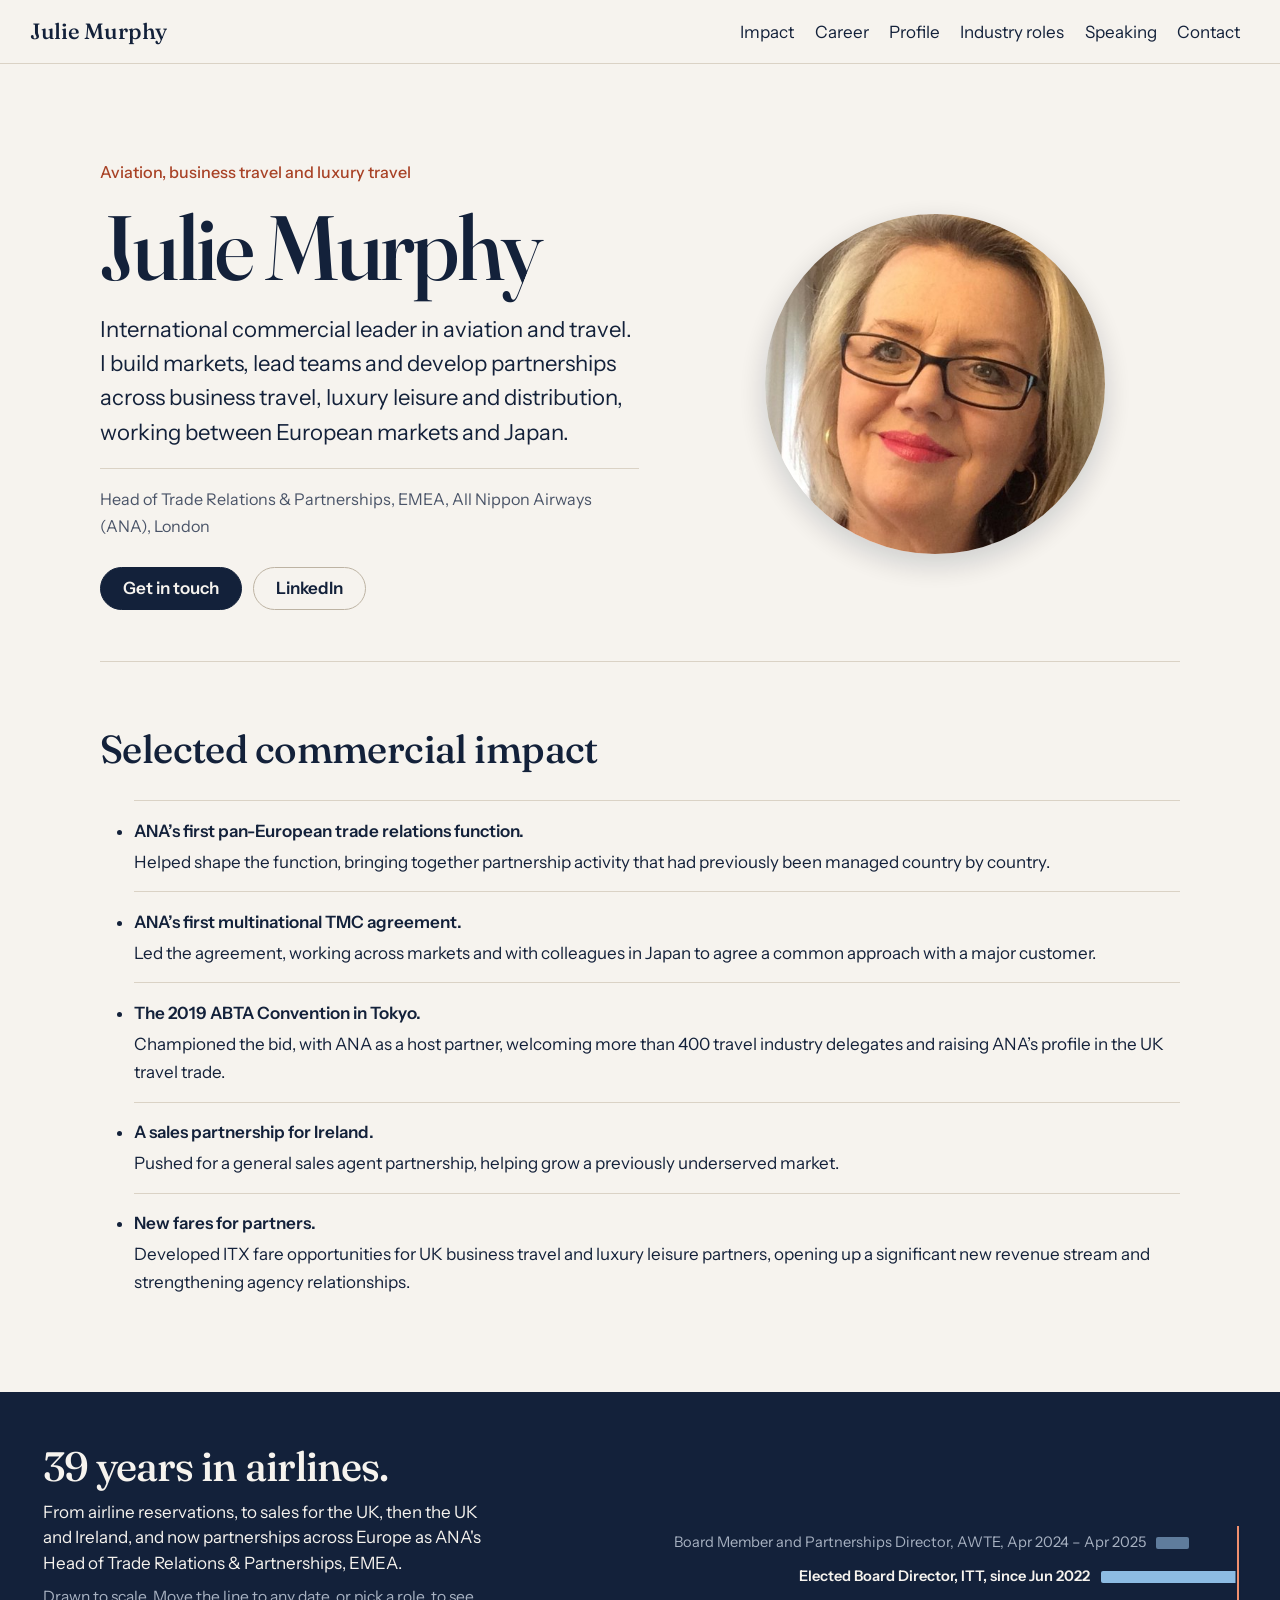
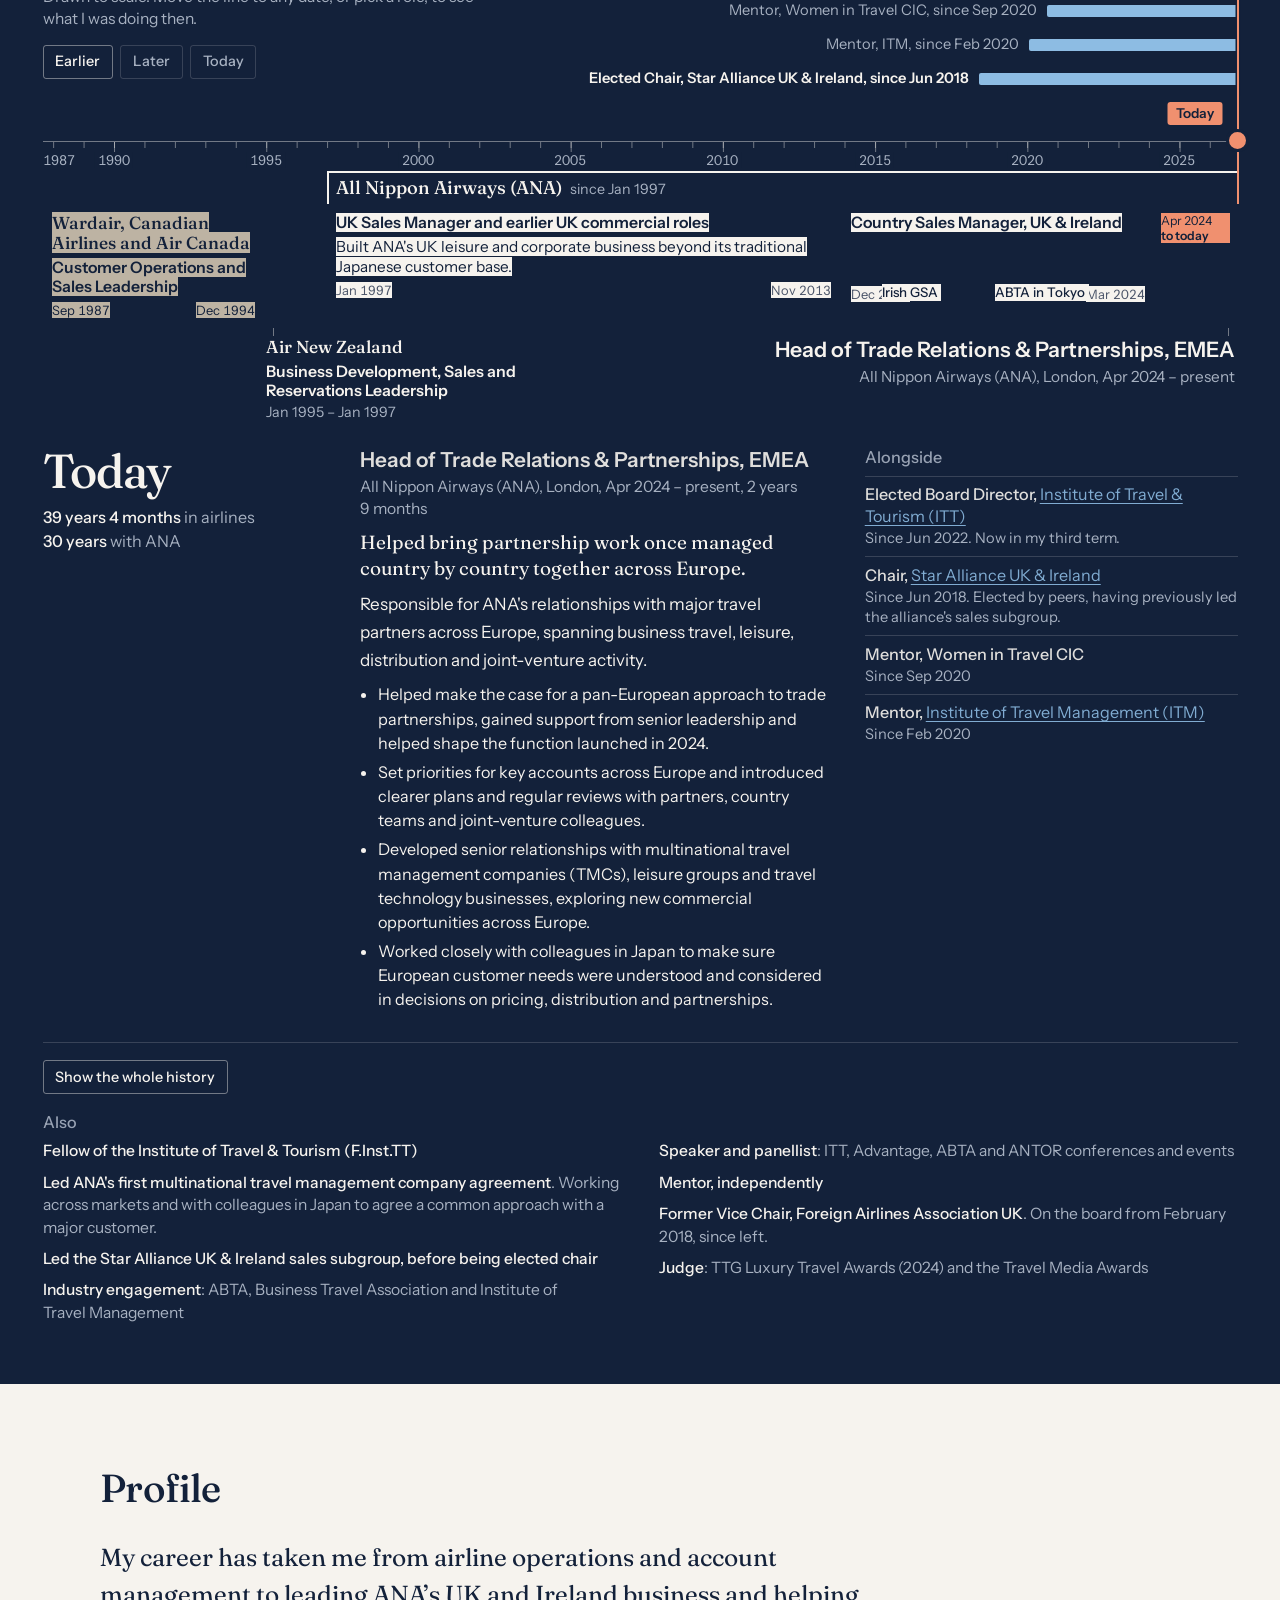
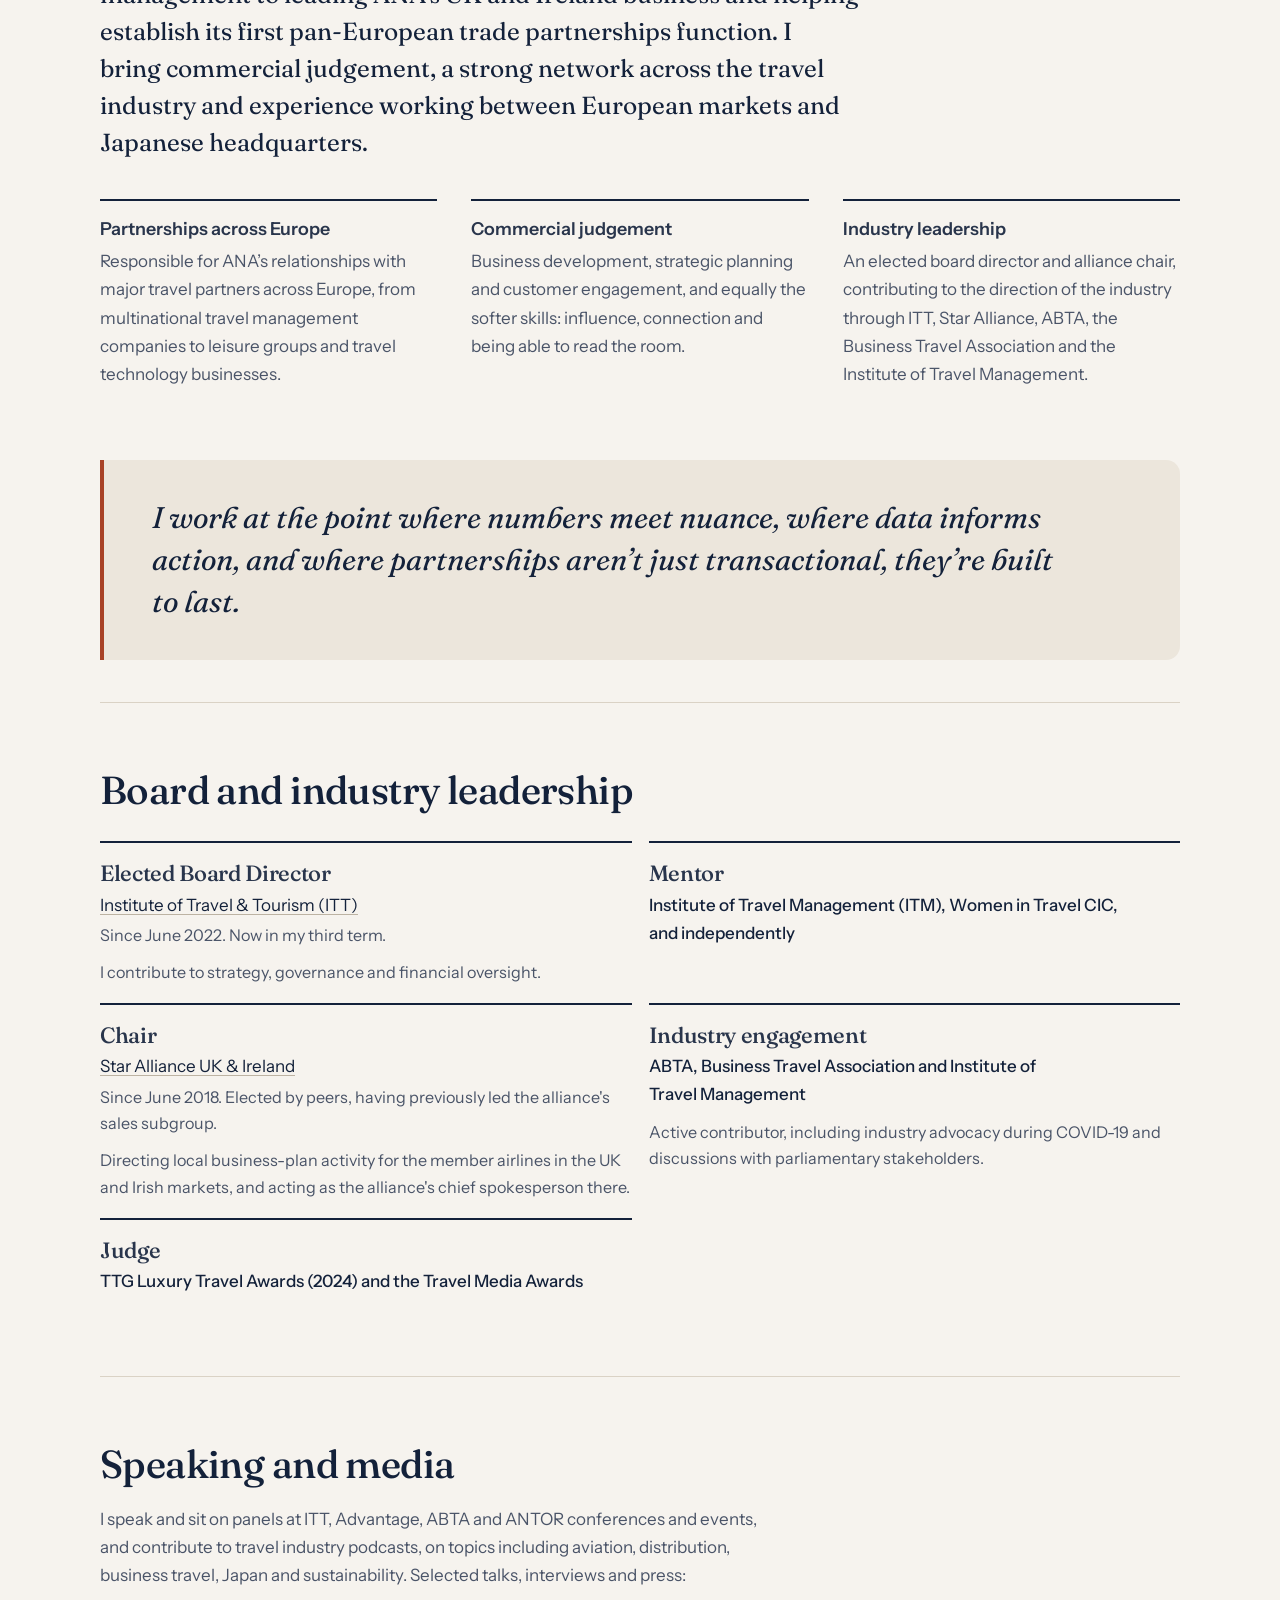
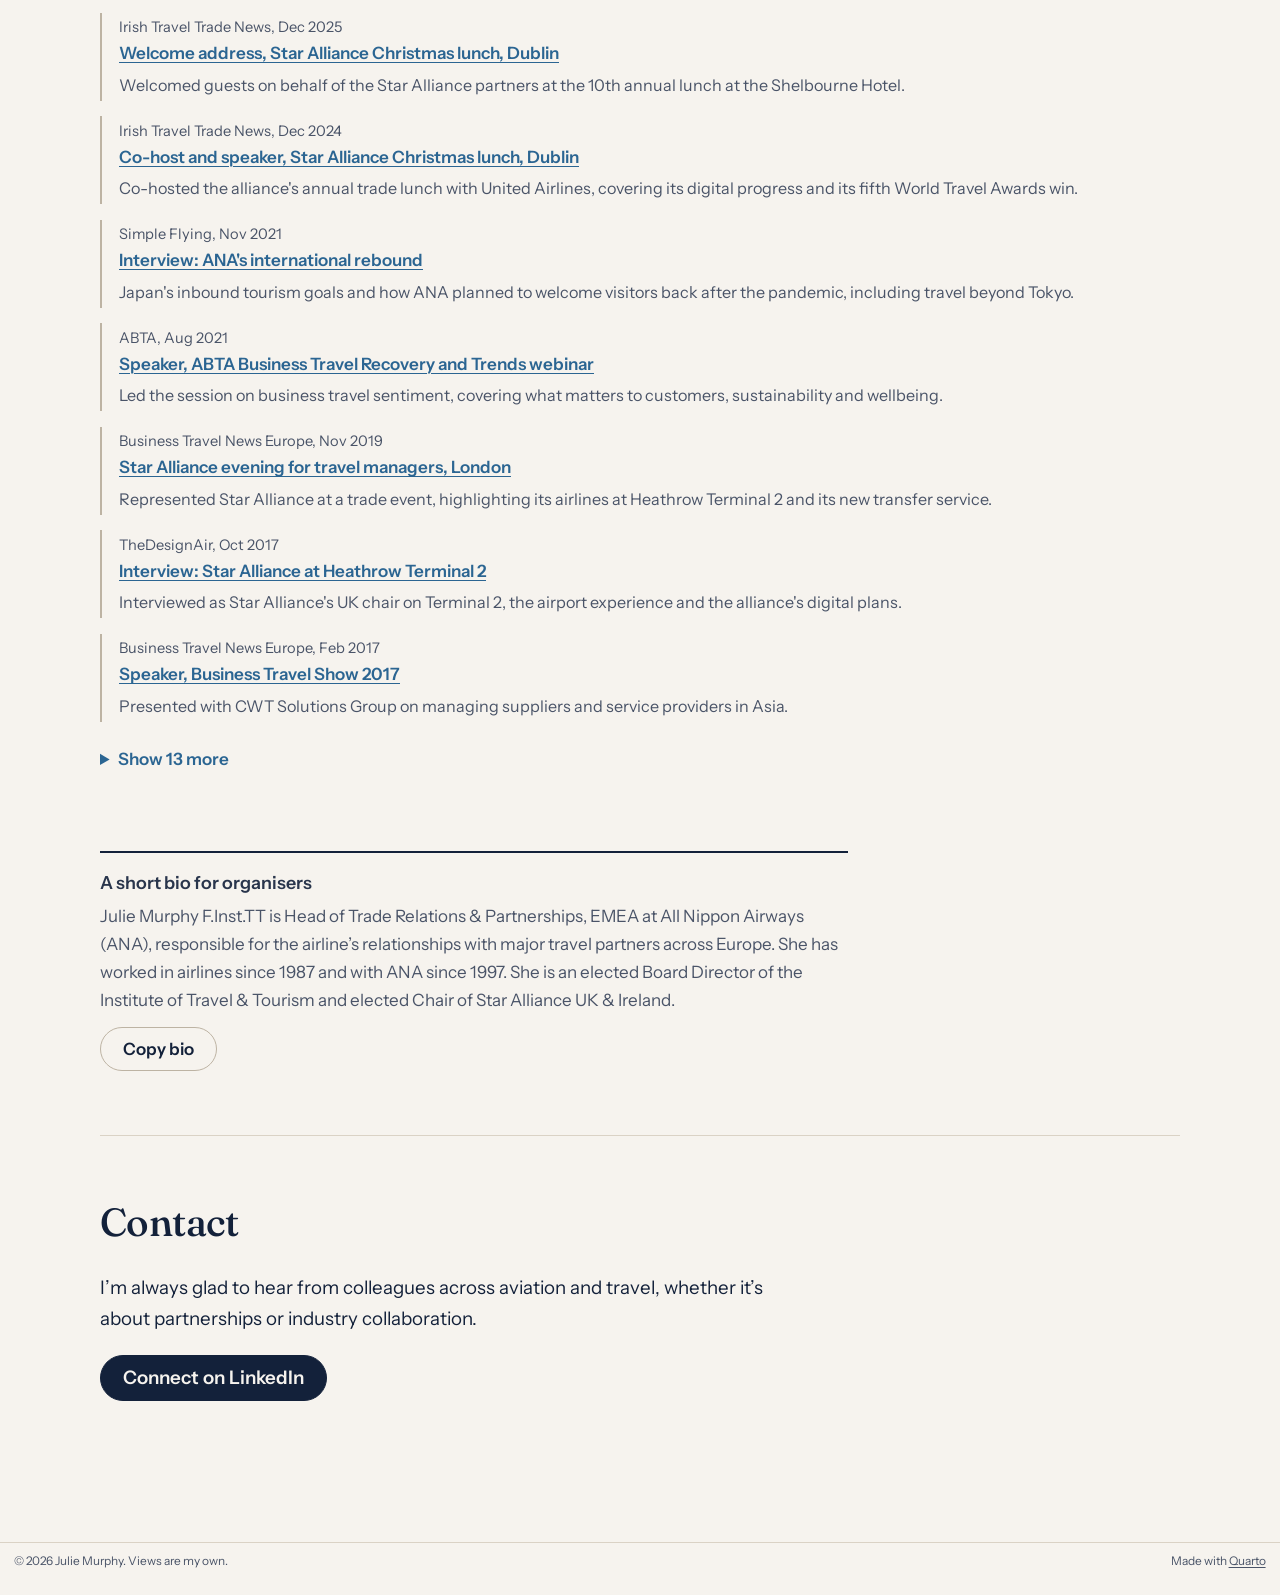
<file: index.html>
<!DOCTYPE html>
<html xmlns="http://www.w3.org/1999/xhtml" lang="en-GB" xml:lang="en-GB"><head>

<meta charset="utf-8">
<meta name="generator" content="quarto-1.10.19">

<meta name="viewport" content="width=device-width, initial-scale=1.0, user-scalable=yes">

<meta name="description" content="International commercial leader in aviation, business travel and luxury travel. Head of Trade Relations &amp; Partnerships EMEA at All Nippon Airways (ANA).">

<title>Julie Murphy</title>
<style>
/* Default styles provided by pandoc.
** See https://pandoc.org/MANUAL.html#variables-for-html for config info.
*/
span.smallcaps{font-variant: small-caps;}
div.columns{display: flex; gap: 1.5em;}
div.column{flex: auto;}
@media screen {
div.columns{gap: min(4vw, 1.5em);}
div.column{overflow-x: auto;}
}
div.hanging-indent{margin-left: 1.5em; text-indent: -1.5em;}
ul.task-list{list-style: none;}
ul.task-list li input[type="checkbox"] {
  width: 0.8em;
  margin: 0 0.8em 0.2em -1em; /* quarto-specific, see https://github.com/quarto-dev/quarto-cli/issues/4556 */ 
  vertical-align: middle;
}
.display.math{display: block; text-align: center; margin: 0.5rem auto;}
</style>


<script src="site_libs/quarto-nav/quarto-nav.js"></script>
<script src="site_libs/quarto-nav/headroom.min.js"></script>
<link href="./assets/img/favicon.svg" rel="icon" type="image/svg+xml">
<script src="site_libs/quarto-listing/list.min.js"></script>
<script src="site_libs/quarto-listing/quarto-listing.js"></script>
<script src="site_libs/clipboard/clipboard.min.js"></script>
<script src="site_libs/quarto-html/quarto.js" type="module"></script>
<script src="site_libs/quarto-html/tabsets/tabsets.js" type="module"></script>
<script src="site_libs/quarto-html/popper.min.js"></script>
<script src="site_libs/quarto-html/tippy.umd.min.js"></script>
<link href="site_libs/quarto-html/tippy.css" rel="stylesheet">
<link href="site_libs/quarto-html/quarto-syntax-highlighting-bf27225e3a48a9273f3daa8f8e829971.css" rel="stylesheet" id="quarto-text-highlighting-styles">
<script src="site_libs/bootstrap/bootstrap.min.js"></script>
<link href="site_libs/bootstrap/bootstrap-icons.css" rel="stylesheet">
<link href="site_libs/bootstrap/bootstrap-f41a3cde13a52c8c39460fceb5b66765.min.css" rel="stylesheet" append-hash="true" id="quarto-bootstrap" data-mode="light">
<script id="quarto-search-options" type="application/json">{
  "language": {
    "search-no-results-text": "No results",
    "search-matching-documents-text": "matching documents",
    "search-copy-link-title": "Copy link to search",
    "search-hide-matches-text": "Hide additional matches",
    "search-more-match-text": "more match in this document",
    "search-more-matches-text": "more matches in this document",
    "search-clear-button-title": "Clear",
    "search-text-placeholder": "",
    "search-detached-cancel-button-title": "Cancel",
    "search-submit-button-title": "Submit",
    "search-label": "Search"
  }
}</script>
<script>

  window.document.addEventListener("DOMContentLoaded", function (_event) {
    const listingTargetEl = window.document.querySelector('#listing-roles-list .list');
    if (!listingTargetEl) {
      // No listing discovered, do not attach.
      return; 
    }

    const options = {
      valueNames: ['listing-key','listing-lane','listing-title','listing-employer','listing-place','listing-start','listing-end','listing-shift','listing-text','listing-points','listing-org','listing-rail','listing-href','listing-strong','listing-note','listing-card','listing-card_org','listing-label','listing-parent',{ data: ['index'] },{ data: ['categories'] }],
      
      searchColumns: ["listing-key","listing-lane","listing-title","listing-employer","listing-place","listing-start","listing-end","listing-shift","listing-text","listing-points","listing-org","listing-rail","listing-href","listing-strong","listing-note","listing-card","listing-card_org","listing-label","listing-parent"],
    };

    window['quarto-listings'] = window['quarto-listings'] || {};
    window['quarto-listings']['listing-roles-list'] = new List('listing-roles-list', options);

    if (window['quarto-listing-loaded']) {
      window['quarto-listing-loaded']();
    }
  });

  window.addEventListener('hashchange',() => {
    if (window['quarto-listing-loaded']) {
      window['quarto-listing-loaded']();
    }
  })
  

  window.document.addEventListener("DOMContentLoaded", function (_event) {
    const listingTargetEl = window.document.querySelector('#listing-career-list .list');
    if (!listingTargetEl) {
      // No listing discovered, do not attach.
      return; 
    }

    const options = {
      valueNames: ['listing-key','listing-lane','listing-title','listing-employer','listing-place','listing-start','listing-end','listing-shift','listing-text','listing-points','listing-org','listing-rail','listing-href','listing-strong','listing-note','listing-card','listing-card_org','listing-label','listing-parent',{ data: ['index'] },{ data: ['categories'] }],
      
      searchColumns: ["listing-key","listing-lane","listing-title","listing-employer","listing-place","listing-start","listing-end","listing-shift","listing-text","listing-points","listing-org","listing-rail","listing-href","listing-strong","listing-note","listing-card","listing-card_org","listing-label","listing-parent"],
    };

    window['quarto-listings'] = window['quarto-listings'] || {};
    window['quarto-listings']['listing-career-list'] = new List('listing-career-list', options);

    if (window['quarto-listing-loaded']) {
      window['quarto-listing-loaded']();
    }
  });

  window.addEventListener('hashchange',() => {
    if (window['quarto-listing-loaded']) {
      window['quarto-listing-loaded']();
    }
  })
  

  window.document.addEventListener("DOMContentLoaded", function (_event) {
    const listingTargetEl = window.document.querySelector('#listing-news-list .list');
    if (!listingTargetEl) {
      // No listing discovered, do not attach.
      return; 
    }

    const options = {
      valueNames: ['listing-title','listing-outlet','listing-when','listing-href','listing-text','listing-lead',{ data: ['index'] },{ data: ['categories'] }],
      
      searchColumns: ["listing-title","listing-outlet","listing-when","listing-href","listing-text","listing-lead"],
    };

    window['quarto-listings'] = window['quarto-listings'] || {};
    window['quarto-listings']['listing-news-list'] = new List('listing-news-list', options);

    if (window['quarto-listing-loaded']) {
      window['quarto-listing-loaded']();
    }
  });

  window.addEventListener('hashchange',() => {
    if (window['quarto-listing-loaded']) {
      window['quarto-listing-loaded']();
    }
  })
  </script>
<link rel="preconnect" href="https://fonts.googleapis.com">
<link rel="preconnect" href="https://fonts.gstatic.com" crossorigin="">
<link rel="stylesheet" href="https://fonts.googleapis.com/css2?family=Fraunces:ital,opsz,wght@0,9..144,400;0,9..144,500;0,9..144,600;1,9..144,400&amp;family=Instrument+Sans:ital,wght@0,400;0,500;0,600;1,400&amp;display=swap">
<script type="application/ld+json">
{
  "@context": "https://schema.org",
  "@type": "Person",
  "name": "Julie Murphy",
  "honorificSuffix": "F.Inst.TT",
  "jobTitle": "Head of Trade Relations & Partnerships, EMEA",
  "worksFor": { "@type": "Airline", "name": "All Nippon Airways" },
  "url": "https://rhysinward.github.io/julie-murphy/",
  "image": "https://rhysinward.github.io/julie-murphy/assets/img/julie-murphy.jpg",
  "sameAs": ["https://www.linkedin.com/in/juliemurphyuk/", "https://www.itt.co.uk/julie-murphy/"]
}
</script>


<meta property="og:title" content="Julie Murphy">
<meta property="og:description" content="International commercial leader in aviation, business travel and luxury travel. Head of Trade Relations &amp; Partnerships EMEA at All Nippon Airways (ANA).">
<meta property="og:image" content="https://rhysinward.github.io/julie-murphy/assets/img/julie-murphy.jpg">
<meta property="og:site_name" content="Julie Murphy">
<meta property="og:image:alt" content="Julie Murphy">
<meta name="twitter:title" content="Julie Murphy">
<meta name="twitter:description" content="International commercial leader in aviation, business travel and luxury travel. Head of Trade Relations &amp; Partnerships EMEA at All Nippon Airways (ANA).">
<meta name="twitter:image" content="https://rhysinward.github.io/julie-murphy/assets/img/julie-murphy.jpg">
<meta name="twitter:card" content="summary">
<meta name="twitter:image:alt" content="Julie Murphy">
</head>

<body class="nav-fixed quarto-light">

<div id="quarto-search-results"></div>
  <header id="quarto-header" class="headroom fixed-top">
    <nav class="navbar navbar-expand-lg " data-bs-theme="dark">
      <div class="navbar-container container-fluid">
      <div class="navbar-brand-container mx-auto">
    <a class="navbar-brand" href="./index.html">
    <span class="navbar-title">Julie Murphy</span>
    </a>
  </div>
          <button class="navbar-toggler" type="button" data-bs-toggle="collapse" data-bs-target="#navbarCollapse" aria-controls="navbarCollapse" role="menu" aria-expanded="false" aria-label="Toggle navigation" onclick="if (window.quartoToggleHeadroom) { window.quartoToggleHeadroom(); }">
  <span class="navbar-toggler-icon"></span>
</button>
          <div class="collapse navbar-collapse" id="navbarCollapse">
            <ul class="navbar-nav navbar-nav-scroll ms-auto">
  <li class="nav-item">
    <a class="nav-link" href="./index.html#impact"> 
<span class="menu-text">Impact</span></a>
  </li>  
  <li class="nav-item">
    <a class="nav-link" href="./index.html#career"> 
<span class="menu-text">Career</span></a>
  </li>  
  <li class="nav-item">
    <a class="nav-link" href="./index.html#what-i-do"> 
<span class="menu-text">Profile</span></a>
  </li>  
  <li class="nav-item">
    <a class="nav-link" href="./index.html#roles"> 
<span class="menu-text">Industry roles</span></a>
  </li>  
  <li class="nav-item">
    <a class="nav-link" href="./index.html#speaking"> 
<span class="menu-text">Speaking</span></a>
  </li>  
  <li class="nav-item">
    <a class="nav-link" href="./index.html#contact"> 
<span class="menu-text">Contact</span></a>
  </li>  
</ul>
          </div> <!-- /navcollapse -->
            <div class="quarto-navbar-tools">
</div>
      </div> <!-- /container-fluid -->
    </nav>
</header>
<!-- content -->
<div id="quarto-content" class="quarto-container page-columns page-rows-contents page-layout-full page-navbar">
<!-- sidebar -->
<!-- margin-sidebar -->
    
<!-- main -->
<main class="content column-page" id="quarto-document-content"><header id="title-block-header" class="quarto-title-block"></header>




<div class="jm">
<div class="hero">
<div class="hero-text">
<p><span class="eyebrow">Aviation, business travel and luxury travel</span></p>
<section id="julie-murphy" class="level1">
<h1>Julie Murphy</h1>
<div class="lead">
<p>International commercial leader in aviation and travel. I build markets, lead teams and develop partnerships across business travel, luxury leisure and distribution, working between European markets and Japan.</p>
</div>
<div class="hero-meta">
<p>Head of Trade Relations &amp; Partnerships, EMEA, All Nippon Airways (ANA), London</p>
</div>
<div class="hero-links">
<p><a href="#contact" class="btn-solid no-external">Get in touch</a> <a href="https://www.linkedin.com/in/juliemurphyuk/" class="btn-ghost">LinkedIn</a></p>
</div>
</section>
</div>
<div class="hero-figure">
<img class="hero-portrait" src="assets/img/julie-murphy.jpg" alt="Julie Murphy" width="480" height="480">
</div>
</div>
<div id="impact" class="block">
<section id="impact-title" class="level2 section-head">
<h2 data-anchor-id="impact-title">Selected commercial impact</h2>
</section>
<div class="impact">
<ul>
<li><strong>ANA’s first pan-European trade relations function.</strong> Helped shape the function, bringing together partnership activity that had previously been managed country by country.</li>
<li><strong>ANA’s first multinational TMC agreement.</strong> Led the agreement, working across markets and with colleagues in Japan to agree a common approach with a major customer.</li>
<li><strong>The 2019 ABTA Convention in Tokyo.</strong> Championed the bid, with ANA as a host partner, welcoming more than 400 travel industry delegates and raising ANA’s profile in the UK travel trade.</li>
<li><strong>A sales partnership for Ireland.</strong> Pushed for a general sales agent partnership, helping grow a previously underserved market.</li>
<li><strong>New fares for partners.</strong> Developed ITX fare opportunities for UK business travel and luxury leisure partners, opening up a significant new revenue stream and strengthening agency relationships.</li>
</ul>
</div>
</div>
<div id="career">
<div id="listing-career-list" class="quarto-listing quarto-listing-container-custom">

<section class="ct" aria-labelledby="career-title" style="--total:470;--t:470;--ana:112" data-total="470">
<div class="ct-plot">

<header class="ct-head">
  <h2 id="career-title"><span data-ct-years="">39</span> years in airlines.</h2>
  <p class="ct-reach">From airline reservations, to sales for the UK, then the UK and Ireland, and now partnerships across Europe as ANA's Head of Trade Relations &amp; Partnerships, EMEA.</p>
  <p class="ct-how">Drawn to scale.<span class="ct-if-live"> Move the line to any date, or pick a role, to see what I was doing then.</span></p>
  <div class="ct-step ct-if-live" role="group" aria-label="Move through the timeline">
    <button type="button" class="ct-btn" data-ct-go="earlier">Earlier</button>
    <button type="button" class="ct-btn" data-ct-go="later">Later</button>
    <button type="button" class="ct-btn" data-ct-go="today">Today</button>
  </div>
</header>

<div class="ct-ruler">
  <div class="ct-scale" aria-hidden="true">
    <span class="ct-flag">Nov 2026</span>
    <span class="ct-axis"></span>
    <span class="ct-year is-decade is-tight" style="--m:28">1990</span><span class="ct-year" style="--m:88">1995</span><span class="ct-year is-decade" style="--m:148">2000</span><span class="ct-year" style="--m:208">2005</span><span class="ct-year is-decade" style="--m:268">2010</span><span class="ct-year" style="--m:328">2015</span><span class="ct-year is-decade" style="--m:388">2020</span><span class="ct-year" style="--m:448">2025</span>
    <span class="ct-year is-first">1987</span>
  </div>
  <label class="visually-hidden" for="ct-range">Date on the timeline</label>
  <input class="ct-range" id="ct-range" type="range" min="0" max="470" step="1" value="470" hidden="">
  <span class="ct-seg" aria-hidden="true"></span>
</div>

<div class="ct-when ct-if-live">
  <p class="ct-date" data-ct-date="">Today</p>
  <p class="ct-tally" data-ct-tally=""></p>
  <p class="ct-readout" data-ct-readout=""></p>
</div>

<div class="ct-anarow">
  <p class="ct-ana"><span><span class="ct-ana-name">All Nippon Airways (ANA)</span> <span class="ct-ana-since">since Jan 1997</span></span></p>
  <span class="ct-seg" aria-hidden="true"></span>
</div>

<ol class="ct-trunk" role="list" aria-label="Airline roles">

  <li class="ct-role is-current is-lead" style="--s:439;--e:var(--total)" data-ct-row="head">
    <a class="ct-hit" href="#career-head" data-ct-pick="head" aria-label="Head of Trade Relations &amp; Partnerships, EMEA, All Nippon Airways (ANA), London, Apr 2024 – present">
      <span class="ct-fill"></span>
      
      <span class="ct-lbl">
        
        <span class="ct-title">Head of Trade Relations &amp; Partnerships, EMEA</span>
        <span class="ct-meta">All Nippon Airways (ANA), London, Apr 2024 – present</span>
      </span>
      
      <span class="ct-in">
        
        <span class="ct-dates" aria-hidden="true"><span>Apr 2024</span><span class="ct-today"><span class="ct-to-word">to </span>today</span></span>
      </span>
      <span class="ct-track"><span class="ct-bar"></span></span>
    </a>
    
    <span class="ct-seg" aria-hidden="true"></span>
    <div class="ct-slot"></div>
  </li>

  <li class="ct-role has-moments" style="--s:315;--e:439" data-ct-row="csm">
    <a class="ct-hit" href="#career-csm" data-ct-pick="csm" aria-label="Country Sales Manager, UK &amp; Ireland, All Nippon Airways (ANA), Dec 2013 – Mar 2024, 10 years 4 months">
      <span class="ct-fill"></span>
      
      <span class="ct-in">
        
        <span class="ct-lbl">
          
          <span class="ct-title"><span>Country Sales Manager, UK &amp; Ireland</span></span>
          <span class="ct-meta">Dec 2013 – Mar 2024</span>
        </span>
        
        
        <span class="ct-dates" aria-hidden="true"><span>Dec 2013</span><span class="ct-to">Mar 2024</span></span>
      </span>
      <span class="ct-track"><span class="ct-bar"></span></span>
    </a>
    <div class="ct-moments">
      
      <a class="ct-moment" href="#career-gsa" data-ct-pick="gsa" style="--ms:331;--room:44" aria-label="Irish GSA, Apr 2015: ANA's general sales agent in Ireland announced"><span class="ct-mark"></span><span class="ct-moment-lbl">Irish GSA<span class="ct-moment-date">, Apr 2015</span></span></a>
      
      <a class="ct-moment is-year" href="#career-abta" data-ct-pick="abta" style="--ms:376" aria-label="ABTA in Tokyo, 2019: ABTA Convention in Tokyo"><span class="ct-mark"></span><span class="ct-moment-lbl">ABTA in Tokyo<span class="ct-moment-date">, 2019</span></span></a>
      
    </div>
    <span class="ct-seg" aria-hidden="true"></span>
    <div class="ct-slot"></div>
  </li>

  <li class="ct-role" style="--s:112;--e:315" data-ct-row="uk">
    <a class="ct-hit" href="#career-uk" data-ct-pick="uk" aria-label="UK Sales Manager and earlier UK commercial roles, All Nippon Airways (ANA), Jan 1997 – Nov 2013, 16 years 11 months">
      <span class="ct-fill"></span>
      
      <span class="ct-in">
        
        <span class="ct-lbl">
          
          <span class="ct-title"><span>UK Sales Manager and earlier UK commercial roles</span></span>
          <span class="ct-meta">Jan 1997 – Nov 2013</span>
        </span>
        <span class="ct-shift"><span>Built ANA's UK leisure and corporate business beyond its traditional Japanese customer base.</span></span>
        
        <span class="ct-dates" aria-hidden="true"><span>Jan 1997</span><span class="ct-to">Nov 2013</span></span>
      </span>
      <span class="ct-track"><span class="ct-bar"></span></span>
    </a>
    
    <span class="ct-seg" aria-hidden="true"></span>
    <div class="ct-slot"></div>
  </li>

  <li class="ct-role is-early is-lead" style="--s:88;--e:112" data-ct-row="airnz">
    <a class="ct-hit" href="#career-airnz" data-ct-pick="airnz" aria-label="Business Development, Sales and Reservations Leadership, Air New Zealand, Jan 1995 – Jan 1997, 2 years">
      <span class="ct-fill"></span>
      
      <span class="ct-lbl">
        <span class="ct-emp">Air New Zealand</span>
        <span class="ct-title">Business Development, Sales and Reservations Leadership</span>
        <span class="ct-meta">Jan 1995 – Jan 1997</span>
      </span>
      
      <span class="ct-in">
        
        <span class="ct-dates" aria-hidden="true"><span>Jan 1995</span><span class="ct-to">Jan 1997</span></span>
      </span>
      <span class="ct-track"><span class="ct-bar"></span></span>
    </a>
    
    <span class="ct-seg" aria-hidden="true"></span>
    <div class="ct-slot"></div>
  </li>

  <li class="ct-role is-early" style="--s:0;--e:88" data-ct-row="wardair">
    <a class="ct-hit" href="#career-wardair" data-ct-pick="wardair" aria-label="Customer Operations and Sales Leadership, Wardair, Canadian Airlines and Air Canada, Sep 1987 – Dec 1994, 7 years 4 months">
      <span class="ct-fill"></span>
      
      <span class="ct-in">
        
        <span class="ct-lbl">
          <span class="ct-emp"><span>Wardair, Canadian Airlines and Air Canada</span></span>
          <span class="ct-title"><span>Customer Operations and Sales Leadership</span></span>
          <span class="ct-meta">Sep 1987 – Dec 1994</span>
        </span>
        <span class="ct-shift"><span>Started in airline reservations and customer service, then moved into supervisory and management roles.</span></span>
        
        <span class="ct-dates" aria-hidden="true"><span>Sep 1987</span><span class="ct-to">Dec 1994</span></span>
      </span>
      <span class="ct-track"><span class="ct-bar"></span></span>
    </a>
    
    <span class="ct-seg" aria-hidden="true"></span>
    <div class="ct-slot"></div>
  </li>

</ol>

<div class="ct-railset">
  <h3 class="ct-rails-title" id="ct-rails-title">Industry roles alongside</h3>
  <ul class="ct-rails" role="list" aria-labelledby="ct-rails-title">
  
    <li class="ct-row is-ended" style="--s:439;--e:452" data-ct-row="awte">
      <a class="ct-hit" href="#career-awte" data-ct-pick="awte" aria-label="Board Member and Partnerships Director, AWTE, Apr 2024 – Apr 2025">
        <span class="ct-lbl">Board Member and Partnerships Director, AWTE, Apr 2024 – Apr 2025</span>
        <span class="ct-track"><span class="ct-bar"></span></span>
      </a>
      <div class="ct-slot"></div>
      <span class="ct-seg" aria-hidden="true"></span>
    </li>
  
    <li class="ct-row is-strong" style="--s:417;--e:var(--total)" data-ct-row="itt">
      <a class="ct-hit" href="#career-itt" data-ct-pick="itt" aria-label="Elected Board Director, ITT, since Jun 2022">
        <span class="ct-lbl">Elected Board Director, ITT, since Jun 2022</span>
        <span class="ct-track"><span class="ct-bar"></span></span>
      </a>
      <div class="ct-slot"></div>
      <span class="ct-seg" aria-hidden="true"></span>
    </li>
  
    <li class="ct-row" style="--s:396;--e:var(--total)" data-ct-row="wit">
      <a class="ct-hit" href="#career-wit" data-ct-pick="wit" aria-label="Mentor, Women in Travel CIC, since Sep 2020">
        <span class="ct-lbl">Mentor, Women in Travel CIC, since Sep 2020</span>
        <span class="ct-track"><span class="ct-bar"></span></span>
      </a>
      <div class="ct-slot"></div>
      <span class="ct-seg" aria-hidden="true"></span>
    </li>
  
    <li class="ct-row" style="--s:389;--e:var(--total)" data-ct-row="itm">
      <a class="ct-hit" href="#career-itm" data-ct-pick="itm" aria-label="Mentor, ITM, since Feb 2020">
        <span class="ct-lbl">Mentor, ITM, since Feb 2020</span>
        <span class="ct-track"><span class="ct-bar"></span></span>
      </a>
      <div class="ct-slot"></div>
      <span class="ct-seg" aria-hidden="true"></span>
    </li>
  
    <li class="ct-row is-strong" style="--s:369;--e:var(--total)" data-ct-row="star">
      <a class="ct-hit" href="#career-star" data-ct-pick="star" aria-label="Elected Chair, Star Alliance UK &amp; Ireland, since Jun 2018">
        <span class="ct-lbl">Elected Chair, Star Alliance UK &amp; Ireland, since Jun 2018</span>
        <span class="ct-track"><span class="ct-bar"></span></span>
      </a>
      <div class="ct-slot"></div>
      <span class="ct-seg" aria-hidden="true"></span>
    </li>
  
  </ul>
</div>

<div class="ct-details">
  <p class="ct-if-all">Airline roles</p>
  <ol class="ct-entries" role="list">
  
    <li><div class="ct-entry" id="career-head" data-ct-entry="head" data-lane="airline" data-s="439" data-e="now" data-name="Head of Trade Relations &amp; Partnerships, EMEA">
      <h3>Head of Trade Relations &amp; Partnerships, EMEA</h3>
      <p class="ct-entry-meta">All Nippon Airways (ANA), London, Apr 2024 – present, <span data-ct-since="439">2 years 8 months</span></p>
      <p class="ct-entry-shift">Helped bring partnership work once managed country by country together across Europe.</p>
      <p>Responsible for ANA's relationships with major travel partners across Europe, spanning business travel, leisure, distribution and joint-venture activity.</p>
      <ul class="ct-points"><li>Helped make the case for a pan-European approach to trade partnerships, gained support from senior leadership and helped shape the function launched in 2024.</li><li>Set priorities for key accounts across Europe and introduced clearer plans and regular reviews with partners, country teams and joint-venture colleagues.</li><li>Developed senior relationships with multinational travel management companies (TMCs), leisure groups and travel technology businesses, exploring new commercial opportunities across Europe.</li><li>Worked closely with colleagues in Japan to make sure European customer needs were understood and considered in decisions on pricing, distribution and partnerships.</li></ul>
    </div></li>
  
    <li><div class="ct-entry" id="career-csm" data-ct-entry="csm" data-lane="airline" data-s="315" data-e="439" data-name="Country Sales Manager, UK &amp; Ireland">
      <h3>Country Sales Manager, UK &amp; Ireland</h3>
      <p class="ct-entry-meta">All Nippon Airways (ANA), Dec 2013 – Mar 2024, <span>10 years 4 months</span></p>
      <p class="ct-entry-shift">Led sales and B2B marketing in the UK and Ireland, with a team of 12.</p>
      <p>The team covered corporate and trade sales, inside sales, data analysis and marketing.</p>
      <ul class="ct-points"><li>Built ANA's UK trade profile through relationships with travel industry publishers and specialist marketing agencies.</li><li>Shifted the sales and marketing focus towards premium leisure, non-Japanese corporate customers and specialist travel partners, using targeted campaigns and industry relationships to build awareness of ANA.</li><li>Worked with Lufthansa joint-venture colleagues to develop leisure net fares and Category 35 and ITX fares for SMEs, creating new business through TMCs and specialist leisure agents.</li><li>Championed the successful bid to bring the 2019 ABTA Convention to Tokyo, where ANA was a host partner, bringing together UK industry contacts and stakeholders in Japan.</li><li>Planned early for demand around the 2019 Rugby World Cup in Japan, working on trade outreach, pricing and promotions.</li><li>Supported the team through COVID-19 with daily contact, practical help on customer and airport requirements, and continued engagement with travel industry partners.</li><li>Coached colleagues and gave them opportunities to take on wider responsibilities, supporting their progression into management roles.</li></ul>
    </div></li>
  
    <li><div class="ct-entry" id="career-uk" data-ct-entry="uk" data-lane="airline" data-s="112" data-e="315" data-name="UK Sales Manager and earlier UK commercial roles">
      <h3>UK Sales Manager and earlier UK commercial roles</h3>
      <p class="ct-entry-meta">All Nippon Airways (ANA), Jan 1997 – Nov 2013, <span>16 years 11 months</span></p>
      <p class="ct-entry-shift">Built ANA's UK leisure and corporate business beyond its traditional Japanese customer base.</p>
      <p>Developed key accounts and distribution relationships, and drew on my knowledge of the Australia market while expanding further into corporate and business travel.</p>
      
    </div></li>
  
    <li><div class="ct-entry" id="career-airnz" data-ct-entry="airnz" data-lane="airline" data-s="88" data-e="112" data-name="Business Development, Sales and Reservations Leadership, Air New Zealand">
      <h3>Business Development, Sales and Reservations Leadership</h3>
      <p class="ct-entry-meta">Air New Zealand, Jan 1995 – Jan 1997, <span>2 years</span></p>
      <p class="ct-entry-shift">Moved from reservations management and training new colleagues into external sales.</p>
      <p>Managed major leisure accounts and helped grow business across the airline's international network.</p>
      
    </div></li>
  
    <li><div class="ct-entry" id="career-wardair" data-ct-entry="wardair" data-lane="airline" data-s="0" data-e="88" data-name="Customer Operations and Sales Leadership, Wardair, Canadian Airlines and Air Canada">
      <h3>Customer Operations and Sales Leadership</h3>
      <p class="ct-entry-meta">Wardair, Canadian Airlines and Air Canada, Sep 1987 – Dec 1994, <span>7 years 4 months</span></p>
      <p class="ct-entry-shift">Started in airline reservations and customer service, then moved into supervisory and management roles.</p>
      <p>Gained first-hand experience of airline operations and commercial relationships.</p>
      
    </div></li>
  
  </ol>
</div>

<div class="ct-side">
  <h3 class="ct-side-title"><span class="ct-if-date">Alongside</span><span class="ct-if-all">Industry roles alongside</span></h3>
  <ul class="ct-alongside" role="list">
  
    <li><div class="ct-entry" id="career-itt" data-ct-entry="itt" data-lane="industry" data-s="417" data-e="now" data-more="1">
      <h4>Elected Board Director, <a href="https://www.itt.co.uk/">Institute of Travel &amp; Tourism (ITT)</a></h4>
      <p>Since Jun 2022. Now in my third term.</p>
    </div></li>
  
    <li><div class="ct-entry" id="career-star" data-ct-entry="star" data-lane="industry" data-s="369" data-e="now" data-more="1">
      <h4>Chair, <a href="https://www.staralliance.com/">Star Alliance UK &amp; Ireland</a></h4>
      <p>Since Jun 2018. Elected by peers, having previously led the alliance's sales subgroup.</p>
    </div></li>
  
    <li><div class="ct-entry" id="career-awte" data-ct-entry="awte" data-lane="industry" data-s="439" data-e="452">
      <h4>Board Member and Partnerships Director, Association of Women Travel Executives (AWTE)</h4>
      <p>Apr 2024 – Apr 2025</p>
    </div></li>
  
    <li><div class="ct-entry" id="career-wit" data-ct-entry="wit" data-lane="industry" data-s="396" data-e="now">
      <h4>Mentor, Women in Travel CIC</h4>
      <p>Since Sep 2020</p>
    </div></li>
  
    <li><div class="ct-entry" id="career-itm" data-ct-entry="itm" data-lane="industry" data-s="389" data-e="now">
      <h4>Mentor, <a href="https://www.itm.org.uk/">Institute of Travel Management (ITM)</a></h4>
      <p>Since Feb 2020</p>
    </div></li>
  
  </ul>
  <p class="ct-none" data-ct-none="" hidden="">No dated industry roles at this point.</p>
  
  <div class="ct-thatyear" data-ct-thatyear="">
    <h3 class="ct-side-title"><span class="ct-if-date">That year</span><span class="ct-if-all">Dated moments</span></h3>
    <ul class="ct-moments-list" role="list">
    
      <li><div class="ct-entry" id="career-gsa" data-ct-entry="gsa" data-lane="moment" data-parent="csm" data-year="2015" data-s="331" data-when="Apr 2015" data-long="April 2015" data-name="ANA's general sales agent in Ireland announced">
        <h4>ANA's general sales agent in Ireland announced</h4>
        <p>Apr 2015. I pushed for the partnership, which helped grow a previously underserved market.</p>
      </div></li>
    
      <li><div class="ct-entry" id="career-rwc" data-ct-entry="rwc" data-lane="moment" data-parent="csm" data-year="2015" data-when="2015" data-long="2015" data-name="Rugby World Cup in England">
        <h4>Rugby World Cup in England</h4>
        <p>2015. Targeted marketing during the tournament, as part of planning early for demand around the 2019 tournament in Japan.</p>
      </div></li>
    
      <li><div class="ct-entry" id="career-abta" data-ct-entry="abta" data-lane="moment" data-parent="csm" data-year="2019" data-when="2019" data-long="2019" data-name="ABTA Convention in Tokyo">
        <h4>ABTA Convention in Tokyo</h4>
        <p>2019. I championed the bid, with ANA as a host partner, welcoming more than 400 travel industry delegates and raising ANA's profile in the UK travel trade.</p>
      </div></li>
    
      <li><div class="ct-entry" id="career-function" data-ct-entry="function" data-lane="moment" data-parent="head" data-year="2024" data-when="2024" data-long="2024" data-name="ANA's first pan-European trade relations function launched">
        <h4>ANA's first pan-European trade relations function launched</h4>
        <p>2024. I helped shape it, bringing together partnership activity that had previously been managed country by country.</p>
      </div></li>
    
    </ul>
  </div>
</div>

<div class="ct-allbar ct-if-live">
  <button type="button" class="ct-btn" data-ct-all="">Show the whole history</button>
</div>

<div class="ct-undated">
  <h3>Also</h3>
  <ul role="list">
  
    <li id="career-fellow"><span class="ct-u">Fellow of the Institute of Travel &amp; Tourism (F.Inst.TT)</span></li>
  
    <li id="career-tmc"><span class="ct-u">Led ANA's first multinational travel management company agreement</span>. Working across markets and with colleagues in Japan to agree a common approach with a major customer.</li>
  
    <li id="career-subgroup"><span class="ct-u">Led the Star Alliance UK &amp; Ireland sales subgroup, before being elected chair</span></li>
  
    <li id="career-engagement"><span class="ct-u">Industry engagement</span>: ABTA, Business Travel Association and Institute of Travel Management</li>
  
    <li id="career-speaking"><span class="ct-u">Speaker and panellist</span>: ITT, Advantage, ABTA and ANTOR conferences and events</li>
  
    <li id="career-mentor-independent"><span class="ct-u">Mentor, independently</span></li>
  
    <li id="career-faa"><span class="ct-u">Former Vice Chair, Foreign Airlines Association UK</span>. On the board from February 2018, since left.</li>
  
    <li id="career-judge"><span class="ct-u">Judge</span>: TTG Luxury Travel Awards (2024) and the Travel Media Awards</li>
  
  </ul>
</div>

<p class="visually-hidden" role="status" data-ct-status=""></p>
</div>
</section>
<div class="listing-no-matching d-none">No matching items</div>
</div>
<script>
(function () {
  // Quarto's listing script expects this on every hash change, and our templates never create it.
  window['quarto-listings'] = window['quarto-listings'] || {};
  // The sitemap publishes /index.html, but Quarto's navbar links to the bare folder. Match them,
  // or the first navbar click reloads the page and loses the date.
  if (/\/index\.html$/.test(location.pathname)) {
    history.replaceState(history.state, '', location.pathname.replace(/index\.html$/, '') + location.search + location.hash);
  }

  // Quarto leaves the phone menu open after a tap, covering the section just opened. Once it has
  // closed the page has moved up, so go to the section again.
  document.querySelectorAll('.navbar-nav .nav-link').forEach(function (a) {
    a.addEventListener('click', function () {
      var menu = document.querySelector('.navbar-collapse.show');
      if (!menu || !window.bootstrap) return;
      menu.addEventListener('hidden.bs.collapse', function () {
        var target = a.hash && document.querySelector(a.hash);
        if (target) target.scrollIntoView();
      }, { once: true });
      window.bootstrap.Collapse.getOrCreateInstance(menu).hide();
    });
  });

  var root = document.querySelector('.ct');
  if (!root) return;

  var LONG = ['January','February','March','April','May','June','July','August','September','October','November','December'];
  var SHORT = LONG.map(function (m) { return m.slice(0, 3); });
  var ANA = +getComputedStyle(root).getPropertyValue('--ana') || 112;
  var d = new Date();
  var today = (d.getFullYear() - 1987) * 12 + d.getMonth() + 1 - 9;
  var phone = window.matchMedia('(max-width: 767.98px)');
  var calm = window.matchMedia('(prefers-reduced-motion: reduce)');
  var printMq = window.matchMedia('print');
  var printing = false;
  var $ = function (s, el) { return (el || root).querySelector(s); };
  var $$ = function (s, el) { return Array.prototype.slice.call((el || root).querySelectorAll(s)); };

  function yearOf(t) { return 1987 + Math.floor((t + 8) / 12); }
  function monthOf(t) { return (t + 8) % 12; }
  function plural(n, w) { return n + ' ' + w + (n === 1 ? '' : 's'); }
  function dur(n) {
    var y = Math.floor(n / 12), m = n % 12, a = [];
    if (y) a.push(plural(y, 'year'));
    if (m) a.push(plural(m, 'month'));
    return a.join(' ');
  }

  // Links become buttons. Same text, same classes, same data, so the layout does not change.
  $$('a.ct-hit, a.ct-moment').forEach(function (a) {
    var b = document.createElement('button');
    b.type = 'button';
    b.className = a.className;
    b.setAttribute('aria-label', a.getAttribute('aria-label'));
    b.dataset.ctPick = a.dataset.ctPick;
    if (a.getAttribute('style')) b.setAttribute('style', a.getAttribute('style'));
    while (a.firstChild) b.appendChild(a.firstChild);
    a.parentNode.replaceChild(b, a);
  });

  var range = $('.ct-range');
  var trunk = $('.ct-trunk');
  // No prototype: keys come from the address bar, and #career-constructor must not match anything.
  var entries = Object.create(null);
  var homes = Object.create(null);
  $$('[data-ct-entry]').forEach(function (el) {
    var e = el.dataset;
    entries[e.ctEntry] = {
      el: el, key: e.ctEntry, lane: e.lane, name: e.name || '',
      s: e.s === undefined || e.s === '' ? null : +e.s,
      e: e.e === 'now' ? Infinity : (e.e ? +e.e : null),
      year: e.year ? +e.year : null, parent: e.parent || null, when: e.when, long: e.long,
      more: e.more === '1' || e.lane === 'airline' || e.lane === 'moment'
    };
    homes[e.ctEntry] = el.parentNode;
  });
  var list = Object.keys(entries).map(function (k) { return entries[k]; });
  var airline = list.filter(function (x) { return x.lane === 'airline'; });
  var rows = Object.create(null);
  $$('[data-ct-row]').forEach(function (el) { rows[el.dataset.ctRow] = el; });

  // A date a year-only fact can land on, mid-year, so it never sits in a neighbouring role.
  function midYear(y) { return (y - 1987) * 12 - 2; }
  function landing(x) { return x.s !== null ? x.s : midYear(x.year); }

  // A stop is a date when something begins, plus today.
  var stops = list.filter(function (x) { return x.lane !== 'undated' && (x.s !== null || x.year); }).map(function (x) {
    return { t: landing(x), yearOnly: x.lane === 'moment' && x.s === null, pick: x.key, rank: x.lane === 'airline' ? 0 : 1 };
  }).sort(function (a, b) { return a.t - b.t || a.rank - b.rank; }).filter(function (s, i, a) { return !i || s.t !== a[i - 1].t; });

  function roleAt(t) {
    return airline.filter(function (r) { return r.s <= t && (t < r.e); })[0] || airline[0];
  }
  function activeIndustry(t) {
    return list.filter(function (x) { return x.lane === 'industry' && x.s <= t && t < x.e; });
  }

  var state = { t: today, yearOnly: false, pick: null, open: null, all: false };
  var live = $('[data-ct-status]');
  var liveTimer, glideFrame;

  function dateText(s) {
    if (s.t >= today) return 'Today';
    if (s.yearOnly) return String(yearOf(s.t));
    return LONG[monthOf(s.t)] + ' ' + yearOf(s.t);
  }
  function summary(s) {
    var p = s.pick && entries[s.pick];
    if (p && p.lane === 'moment') return (p.s !== null ? p.long : p.year) + ': ' + p.name + '.';
    var r = roleAt(s.t), n = activeIndustry(s.t).length;
    return dateText(s) + ': ' + r.name + (n ? ', plus ' + plural(n, 'industry role') : '') + '.';
  }

  function paintLine(v) {
    root.style.setProperty('--t', v);
    range.value = v;
  }
  function glide(to) {
    cancelAnimationFrame(glideFrame);
    var from = parseFloat(root.style.getPropertyValue('--t'));
    if (calm.matches || isNaN(from) || from === to) { paintLine(to); return; }
    var start = null;
    function step(now) {
      if (start === null) start = now;
      var p = Math.min(1, (now - start) / 250), e = 1 - Math.pow(1 - p, 3);
      paintLine(p === 1 ? to : from + (to - from) * e);
      if (p < 1) glideFrame = requestAnimationFrame(step);
    }
    glideFrame = requestAnimationFrame(step);
  }

  function render(source) {
    var s = state, t = s.t, atToday = t >= today;
    root.classList.toggle('is-moved', !atToday);
    root.classList.toggle('is-all', s.all);

    var flag = atToday ? 'Today' : s.yearOnly ? String(yearOf(t)) : SHORT[monthOf(t)] + ' ' + yearOf(t);
    $('.ct-flag').textContent = flag;

    var dateEl = $('[data-ct-date]');
    if (atToday || s.yearOnly) dateEl.textContent = dateText(s);
    else dateEl.innerHTML = '<span>' + LONG[monthOf(t)] + '</span> <span>' + yearOf(t) + '</span>';

    // Both tallies count the month on show, as role lengths do, so the two always agree.
    var inAir = t === 0 ? 'First month' : (s.yearOnly ? 'About ' + plural(yearOf(t) - 1987, 'year') : dur(t + 1));
    var withAna = t === ANA ? 'First month' : (s.yearOnly ? 'About ' + plural(yearOf(t) - 1997, 'year') : dur(t - ANA + 1));
    $('[data-ct-tally]').innerHTML = '<b>' + inAir + '</b> in airlines' + (t >= ANA ? '<br><b>' + withAna + '</b> with ANA' : '');

    var text = summary(s);
    $('[data-ct-readout]').textContent = text;
    range.setAttribute('aria-valuetext', text);

    var role = roleAt(t);
    var active = activeIndustry(t);
    airline.forEach(function (r) {
      var on = r === role;
      var row = rows[r.key];
      row.classList.toggle('is-active', on);
      var b = $('.ct-hit', row);
      if (on) b.setAttribute('aria-current', 'true'); else b.removeAttribute('aria-current');
    });
    list.filter(function (x) { return x.lane === 'industry' || x.lane === 'unknown'; }).forEach(function (r) {
      var row = rows[r.key];
      var on = active.indexOf(r) > -1 || s.pick === r.key;
      row.classList.toggle('is-active', on);
      row.classList.toggle('is-started', r.s <= t);
      var b = $('.ct-hit', row);
      if (active.indexOf(r) > -1) b.setAttribute('aria-current', 'true'); else b.removeAttribute('aria-current');
    });
    $$('.ct-moment').forEach(function (m) {
      var x = entries[m.dataset.ctPick];
      var on = yearOf(t) === x.year && (x.s !== null ? t === x.s || s.pick === x.key : true);
      m.classList.toggle('is-active', on);
      if (s.pick === x.key) m.setAttribute('aria-current', 'true'); else m.removeAttribute('aria-current');
    });

    // What is shown for this date.
    var y = yearOf(t), shown = 0, inYear = 0;
    list.forEach(function (x) {
      var on;
      if (s.all) on = true;
      else if (x.lane === 'airline') on = x === role;
      else if (x.lane === 'industry') { on = active.indexOf(x) > -1; if (on) shown++; }
      else if (x.lane === 'unknown') on = x.s <= t;
      else { on = x.year === y; if (on) inYear++; }
      x.el.classList.toggle('is-shown', on);
      x.el.classList.toggle('is-picked', s.pick === x.key);
      if (homes[x.key].tagName === 'LI') homes[x.key].hidden = !on;   // no empty list items
    });
    $('[data-ct-none]').hidden = s.all || shown > 0;
    $$('[data-ct-nodate]').forEach(function (el) {
      el.hidden = !s.all && !$$('.ct-entry.is-shown', el).length;
    });
    $('[data-ct-thatyear]').hidden = !s.all && !inYear;

    $$('[data-ct-go]').forEach(function (b) {
      var go = b.dataset.ctGo;
      var off = go === 'earlier' ? t <= 0 : atToday;
      b.setAttribute('aria-disabled', off ? 'true' : 'false');
    });

    place();

    clearTimeout(liveTimer);
    if (source !== 'slider' && source !== 'init' && document.activeElement !== range) {
      liveTimer = setTimeout(function () { live.textContent = text; }, 500);
    }
  }

  // Phones open an entry in place, under its own row. The entry node moves. It is never copied.
  function place() {
    var inPlace = phone.matches && !state.all && !printing && !printMq.matches;
    list.forEach(function (x) {
      var want = homes[x.key];
      if (inPlace && state.open === x.key) {
        var row = rows[x.key] || rows[x.parent];
        if (row) want = $('.ct-slot', row);
      }
      if (x.el.parentNode !== want) want.appendChild(x.el);
    });
    $$('[data-ct-pick]').forEach(function (b) {
      if (inPlace && entries[b.dataset.ctPick].more) b.setAttribute('aria-expanded', b.dataset.ctPick === state.open ? 'true' : 'false');
      else b.removeAttribute('aria-expanded');
    });
    $$('[data-ct-entry]').forEach(function (el) {
      if (inPlace && el.dataset.ctEntry === state.open) el.classList.add('is-shown');
      el.style.scrollMarginTop = '';
    });
    // The browser scrolls to the address's target by itself as a page loads. Have that land on the
    // row's title too, as reveal() does, rather than on the text below it.
    var open = inPlace && state.open && entries[state.open];
    var host = open && (rows[open.key] || rows[open.parent]);
    if (host) open.el.style.scrollMarginTop = open.el.getBoundingClientRect().top - $('.ct-hit', host).getBoundingClientRect().top + 'px';
  }

  // Hold a row still while things above it open or close.
  function keepPut(el, fn) {
    var y = el.getBoundingClientRect().top;
    fn();
    var dy = el.getBoundingClientRect().top - y;
    if (dy) window.scrollBy({ top: dy, behavior: 'instant' });
  }

  function set(next, source, opts) {
    state.t = next.t;
    state.yearOnly = !!next.yearOnly;
    state.pick = next.pick || null;
    if (next.open !== undefined) state.open = next.open;
    render(source);
    if (opts && opts.glide) glide(state.t); else { cancelAnimationFrame(glideFrame); paintLine(state.t); }
  }

  function pick(key, toggle) {
    var x = entries[key];
    if (!x) return;
    var el = rows[key] ? $('.ct-hit', rows[key]) : (rows[x.parent] ? $('.ct-hit', rows[x.parent]) : range);
    if (toggle && phone.matches && !state.all && state.open === key) {
      keepPut(el, function () { state.open = null; render('pick'); });
      return;
    }
    var t, yearOnly = false;
    if (x.lane === 'airline') t = x.e === Infinity ? today : x.e - 1;
    else if (x.lane === 'moment' && x.s === null) { t = midYear(x.year); yearOnly = true; }
    else t = x.s;
    keepPut(el, function () { set({ t: t, yearOnly: yearOnly, pick: key, open: x.more ? key : roleAt(t).key }, 'pick', { glide: true }); });
  }

  function go(where) {
    var t = state.t, stop;
    if (where === 'today') stop = { t: today };
    else if (where === 'earlier') stop = stops.filter(function (s) { return s.t < t; }).pop();
    else stop = stops.filter(function (s) { return s.t > t; })[0] || { t: today };
    if (!stop) return;
    var open = stop.pick && entries[stop.pick].more ? stop.pick : roleAt(stop.t).key;
    set({ t: stop.t, yearOnly: stop.yearOnly, pick: stop.pick, open: open }, 'step', { glide: true });
  }

  function syncLayout() {
    // Newest first reads top to bottom on phones. Oldest first tabs left to right on the chart.
    var roles = $$('.ct-role', trunk), wantOldestFirst = !phone.matches;
    var isOldestFirst = +roles[0].style.getPropertyValue('--s') === 0;
    if (wantOldestFirst !== isOldestFirst) {
      var focused = document.activeElement;
      roles.reverse().forEach(function (r) { trunk.appendChild(r); });
      if (focused && focused !== document.activeElement && root.contains(focused)) focused.focus({ preventScroll: true });
    }
    // The chart does not track which row is open, so work it out again from the date.
    var p = state.pick && entries[state.pick];
    if (!(p && p.more)) state.open = roleAt(state.t).key;
    render('init');
  }

  // Once someone moves the date themselves, a deep link in the address bar is out of date.
  var cleared = false;
  function clearHash() {
    if (location.hash.indexOf('#career-') !== 0) return;
    history.replaceState(history.state, '', location.pathname + location.search);
    cleared = true;
  }
  function backToToday() {
    set({ t: today, open: roleAt(today).key }, 'step', { glide: true });
  }
  function moveTo(v) {
    v = Math.max(0, Math.min(today, v));
    clearHash();
    set({ t: v, open: roleAt(v).key }, 'slider');
  }

  // Events.
  root.addEventListener('click', function (e) {
    var b = e.target.closest('[data-ct-pick]');
    if (b && b.tagName === 'BUTTON') { clearHash(); pick(b.dataset.ctPick, true); return; }
    var g = e.target.closest('[data-ct-go]');
    if (g) { if (g.getAttribute('aria-disabled') !== 'true') { clearHash(); go(g.dataset.ctGo); } return; }
    var a = e.target.closest('[data-ct-all]');
    if (a) {
      keepPut(a, function () {
        state.all = !state.all;
        a.textContent = state.all ? 'Show one date at a time' : 'Show the whole history';
        render('all');
      });
    }
  });
  range.addEventListener('input', function () {
    clearHash();
    set({ t: +range.value, open: state.open }, 'slider');
  });
  var changeTimer, changePending = false;
  range.addEventListener('change', function () {
    clearTimeout(changeTimer);
    changePending = true;
    changeTimer = setTimeout(function () {
      changePending = false;
      if (!phone.matches || state.pick) return;   // a pick keeps its own entry open
      state.open = roleAt(state.t).key;
      render('slider');
    }, 250);
  });
  range.addEventListener('keydown', function (e) {
    var by = e.key === 'PageUp' ? 12 : e.key === 'PageDown' ? -12 : 0;
    if (!by) return;
    e.preventDefault();
    moveTo(state.t + by);
  });
  // A finger landing on the ruler may only be scrolling the page, and the browser may already
  // have moved the slider. If the browser takes the touch for a scroll, put the date back.
  var touch = null;
  function thumbPx() {
    return parseFloat(getComputedStyle(root).getPropertyValue('--thumb')) * parseFloat(getComputedStyle(document.documentElement).fontSize);
  }
  function undoTouch(was) {
    clearTimeout(changeTimer);
    changePending = false;
    if (was.hash && location.hash !== was.hash) history.replaceState(history.state, '', location.pathname + location.search + was.hash);
    cleared = was.cleared;
    set(was.before, 'slider');
  }
  range.addEventListener('pointerdown', function (e) {
    if (e.pointerType !== 'touch') { touch = null; return; }
    if (touch) return;   // a second finger is not a new gesture
    touch = {
      id: e.pointerId, x: e.clientX, y: e.clientY, hash: location.hash, cleared: cleared,
      before: { t: state.t, yearOnly: state.yearOnly, pick: state.pick, open: changePending && !state.pick ? roleAt(state.t).key : state.open }
    };
  });
  range.addEventListener('pointercancel', function (e) {
    if (!touch || e.pointerId !== touch.id) return;
    undoTouch(touch);
    touch = null;
  });
  range.addEventListener('pointerup', function (e) {
    if (!touch || e.pointerId !== touch.id) return;
    var was = touch;
    touch = null;
    var moved = Math.abs(e.clientX - was.x) + Math.abs(e.clientY - was.y);
    var r = range.getBoundingClientRect(), thumb = thumbPx();
    var thumbAt = r.left + thumb / 2 + was.before.t / today * (r.width - thumb);
    if (Math.abs(was.x - thumbAt) <= thumb / 2) {
      // It began on the thumb, and Chrome starts a drag after about 15 px. Anything less is not a move.
      if (moved < 16) undoTouch(was);
      return;
    }
    if (moved > 10) return;
    // iOS Safari does not move a range when its track is tapped.
    moveTo(Math.round((e.clientX - r.left - thumb / 2) / (r.width - thumb) * today));
  });
  (phone.addEventListener ? phone.addEventListener.bind(phone, 'change') : phone.addListener.bind(phone))(syncLayout);

  function hashKey() {
    var key = location.hash.indexOf('#career-') === 0 ? location.hash.slice(8) : '';
    return entries[key] ? key : '';
  }
  // Phones land on the row, so the role's title is on screen and entries with no text have a target.
  function reveal(key) {
    var x = entries[key], row = rows[key] || rows[x.parent];
    var target = phone.matches && !state.all && row ? $('.ct-hit', row) : x.el;
    target.scrollIntoView({ block: 'start', behavior: 'instant' });
  }
  window.addEventListener('hashchange', function (e) {
    var key = hashKey();
    if (location.hash) cleared = false;
    if (key) {
      pick(key, false);
      requestAnimationFrame(function () { reveal(key); });
    } else if (!location.hash && /#career-/.test(e.oldURL)) {
      backToToday();   // back to the plain address
    }
  });
  // Moving the date turns a deep link's entry into a plain address, so going Back from it fires no
  // hash change. A reload of that address shows today, so going Back should too.
  window.addEventListener('popstate', function () {
    if (cleared && !location.hash) { cleared = false; backToToday(); }
  });
  // A printed page shows every entry in its list, and page margins can trip the phone layout.
  window.addEventListener('beforeprint', function () { printing = true; place(); });
  window.addEventListener('afterprint', function () { printing = false; place(); });
  (printMq.addEventListener ? printMq.addEventListener.bind(printMq, 'change') : printMq.addListener.bind(printMq))(place);

  // Start up. A build can be months old, so everything that depends on today is reset here.
  root.style.setProperty('--total', today);
  range.max = today;
  range.hidden = false;
  $('[data-ct-years]').textContent = Math.floor((today + 1) / 12);
  $$('[data-ct-since]').forEach(function (el) { el.textContent = dur(today - +el.dataset.ctSince + 1); });
  var ticks = $$('.ct-year:not(.is-first)');
  for (var ty = +ticks[ticks.length - 1].textContent + 5; ty <= d.getFullYear(); ty += 5) {
    var tick = document.createElement('span');
    tick.className = 'ct-year' + (ty % 10 === 0 ? ' is-decade' : '');
    tick.style.setProperty('--m', (ty - 1987) * 12 - 8);
    tick.textContent = ty;
    $('.ct-scale').appendChild(tick);
  }
  state.open = roleAt(today).key;
  root.classList.add('is-live');
  syncLayout();
  var startKey = hashKey();
  if (startKey) {
    pick(startKey, false);
    requestAnimationFrame(function () { reveal(startKey); });
    // The browser scrolls to the address's target as the page loads, and images shift the layout.
    window.addEventListener('load', function () { if (hashKey() === startKey) reveal(startKey); }, { once: true });
  } else {
    set({ t: today, open: state.open }, 'init');
  }
})();
</script>
</div>
<div id="what-i-do" class="block">
<section id="what-i-do-title" class="level2 section-head">
<h2 data-anchor-id="what-i-do-title">Profile</h2>
</section>
<div class="intro">
<p>My career has taken me from airline operations and account management to leading ANA’s UK and Ireland business and helping establish its first pan-European trade partnerships function. I bring commercial judgement, a strong network across the travel industry and experience working between European markets and Japanese headquarters.</p>
</div>
<div class="pillars">
<section id="partnerships-across-europe" class="level3 pillar">
<h3 data-anchor-id="partnerships-across-europe">Partnerships across Europe</h3>
<p>Responsible for ANA’s relationships with major travel partners across Europe, from multinational travel management companies to leisure groups and travel technology businesses.</p>
</section>
<section id="commercial-judgement" class="level3 pillar">
<h3 data-anchor-id="commercial-judgement">Commercial judgement</h3>
<p>Business development, strategic planning and customer engagement, and equally the softer skills: influence, connection and being able to read the room.</p>
</section>
<section id="industry-leadership" class="level3 pillar">
<h3 data-anchor-id="industry-leadership">Industry leadership</h3>
<p>An elected board director and alliance chair, contributing to the direction of the industry through ITT, Star Alliance, ABTA, the Business Travel Association and the Institute of Travel Management.</p>
</section>
</div>
</div>
<div class="quote-band">
<blockquote class="blockquote">
<p>I work at the point where numbers meet nuance, where data informs action, and where partnerships aren’t just transactional, they’re built to last.</p>
</blockquote>
</div>
<div id="roles" class="block">
<section id="roles-title" class="level2 section-head">
<h2 data-anchor-id="roles-title">Board and industry leadership</h2>
</section>
<div id="listing-roles-list" class="quarto-listing quarto-listing-container-custom">

<div class="roles">

  <article class="role">
        <h3>Elected Board Director</h3>
    <p class="role-org"><a href="https://www.itt.co.uk/">Institute of Travel &amp; Tourism (ITT)</a></p>
    <p class="role-scope">Since June 2022. Now in my third term.</p>
    <p class="role-text">I contribute to strategy, governance and financial oversight.</p>
  </article>

  <article class="role">
        <h3>Mentor</h3>
    <p class="role-org">Institute of Travel Management (ITM), Women in Travel CIC, and independently</p>
    
    
  </article>

  <article class="role">
        <h3>Chair</h3>
    <p class="role-org"><a href="https://www.staralliance.com/">Star Alliance UK &amp; Ireland</a></p>
    <p class="role-scope">Since June 2018. Elected by peers, having previously led the alliance's sales subgroup.</p>
    <p class="role-text">Directing local business-plan activity for the member airlines in the UK and Irish markets, and acting as the alliance's chief spokesperson there.</p>
  </article>

  <article class="role">
        <h3>Industry engagement</h3>
    <p class="role-org">ABTA, Business Travel Association and Institute of Travel Management</p>
    
    <p class="role-text">Active contributor, including industry advocacy during COVID-19 and discussions with parliamentary stakeholders.</p>
  </article>

  <article class="role">
        <h3>Judge</h3>
    <p class="role-org">TTG Luxury Travel Awards (2024) and the Travel Media Awards</p>
    
    
  </article>

</div>
<div class="listing-no-matching d-none">No matching items</div>
</div>
</div>
<div id="speaking" class="block">
<section id="speaking-title" class="level2 section-head">
<h2 data-anchor-id="speaking-title">Speaking and media</h2>
</section>
<div class="career-intro">
<p>I speak and sit on panels at ITT, Advantage, ABTA and ANTOR conferences and events, and contribute to travel industry podcasts, on topics including aviation, distribution, business travel, Japan and sustainability. Selected talks, interviews and press:</p>
</div>
<div id="listing-news-list" class="quarto-listing quarto-listing-container-custom">

<ul class="news"><li class="news-item"><span class="news-meta">Irish Travel Trade News, Dec 2025</span><a class="news-title" href="https://ittn.ie/travel-news/shelbourne-hotel-hosts-10th-annual-star-alliance-christmas-lunch/">Welcome address, Star Alliance Christmas lunch, Dublin</a><p class="news-text">Welcomed guests on behalf of the Star Alliance partners at the 10th annual lunch at the Shelbourne Hotel.</p></li><li class="news-item"><span class="news-meta">Irish Travel Trade News, Dec 2024</span><a class="news-title" href="https://ittn.ie/travel-news/star-alliance-hosts-annual-christmas-lunch-at-shelbourne-hotel/">Co-host and speaker, Star Alliance Christmas lunch, Dublin</a><p class="news-text">Co-hosted the alliance's annual trade lunch with United Airlines, covering its digital progress and its fifth World Travel Awards win.</p></li><li class="news-item"><span class="news-meta">Simple Flying, Nov 2021</span><a class="news-title" href="https://simpleflying.com/ana-international-rebound-2022/">Interview: ANA's international rebound</a><p class="news-text">Japan's inbound tourism goals and how ANA planned to welcome visitors back after the pandemic, including travel beyond Tokyo.</p></li><li class="news-item"><span class="news-meta">ABTA, Aug 2021</span><a class="news-title" href="https://www.abta.com/sites/default/files/media/document/uploads/business%20travel%20recovery%20and%20trends.pdf">Speaker, ABTA Business Travel Recovery and Trends webinar</a><p class="news-text">Led the session on business travel sentiment, covering what matters to customers, sustainability and wellbeing.</p></li><li class="news-item"><span class="news-meta">Business Travel News Europe, Nov 2019</span><a class="news-title" href="https://www.businesstravelnewseurope.com/Air-Travel/BBT-readers-sample-Star-Alliance-food-and-wine">Star Alliance evening for travel managers, London</a><p class="news-text">Represented Star Alliance at a trade event, highlighting its airlines at Heathrow Terminal 2 and its new transfer service.</p></li><li class="news-item"><span class="news-meta">TheDesignAir, Oct 2017</span><a class="news-title" href="https://thedesignair.net/2017/10/08/thedesignair-exclusive-interview-with-star-alliances-julie-murphy/">Interview: Star Alliance at Heathrow Terminal 2</a><p class="news-text">Interviewed as Star Alliance's UK chair on Terminal 2, the airport experience and the alliance's digital plans.</p></li><li class="news-item"><span class="news-meta">Business Travel News Europe, Feb 2017</span><a class="news-title" href="https://www.businesstravelnewseurope.com/Columnists/Business-Travel-Show-2017-presentations">Speaker, Business Travel Show 2017</a><p class="news-text">Presented with CWT Solutions Group on managing suppliers and service providers in Asia.</p></li></ul>

<details class="news-more">
  <summary><span class="if-closed">Show 13 more</span><span class="if-open">Show fewer</span></summary>
  <ul class="news"><li class="news-item"><span class="news-meta">Travel Media Awards, 2026</span><a class="news-title" href="https://www.travelmediaawards.com/travelmediaawards2026/en/page/judges-list-2026">Judge, Travel Media Awards 2026</a><p class="news-text">Named on the judging panel for the 2026 awards.</p></li><li class="news-item"><span class="news-meta">TTG, Jan 2024</span><a class="news-title" href="https://www.ttgmedia.com/luxury/judges-assemble-for-ttg-luxury-travel-awards-2024-44133">Judge, TTG Luxury Travel Awards 2024</a><p class="news-text">Named among the judges of the 2024 awards.</p></li><li class="news-item"><span class="news-meta">Irish Travel Trade News, Dec 2023</span><a class="news-title" href="https://ittn.ie/travel-news/together-better-connected-with-star-alliance-at-their-christmas-lunch/">Speaker, Star Alliance Christmas lunch, Dublin</a><p class="news-text">Spoke about the alliance's plans, including digital and mobile innovation and its "Together, Better Connected" tagline.</p></li><li class="news-item"><span class="news-meta">TravelMole, Sep 2023</span><a class="news-title" href="https://www.travelmole.com/news/clia-and-ana-announce-partnership">ANA's partnership with CLIA UK and Ireland</a><p class="news-text">Commented for ANA on sponsoring the CLIA Destination Showcase and Cruise Forum as Japan reopened to visitors.</p></li><li class="news-item"><span class="news-meta">TTG, Jun 2022</span><a class="news-title" href="https://www.ttgmedia.com/news/ttg-media-ceo-elected-among-new-itt-board-members-34595">Elected to the Institute of Travel &amp; Tourism board</a><p class="news-text">Elected as one of four new directors.</p></li><li class="news-item"><span class="news-meta">The Business Travel Magazine, Jul 2019</span><a class="news-title" href="https://thebusinesstravelmag.com/japans-ana-unveils-new-business-and-first-cabins/">ANA's new first and business cabins in London</a><p class="news-text">Explained why the new cabins would debut on ANA's London route.</p></li><li class="news-item"><span class="news-meta">BTNews, Jun 2019</span><a class="news-title" href="https://www.btnews.co.uk/article/14701">Star Alliance Connection Service launch at Heathrow</a><p class="news-text">Quoted as chair of the UK country steering group at the launch of the alliance's Connection Service.</p></li><li class="news-item"><span class="news-meta">Business Travel News Europe, Feb 2019</span><a class="news-title" href="https://www.businesstravelnewseurope.com/Management/Sourcing-Step-change">Changes in corporate airline sourcing</a><p class="news-text">Commented for ANA on evolving airline pricing and joint-venture deals.</p></li><li class="news-item"><span class="news-meta">TravelMole, Dec 2018</span><a class="news-title" href="https://travelmole.com/news/ana-joins-gtmc">ANA joins the GTMC as an industry partner</a><p class="news-text">Commented on the partnership and the senior-level access it gives ANA on business travel topics.</p></li><li class="news-item"><span class="news-meta">Institute of Travel Management, Nov 2018</span><a class="news-title" href="https://www.itm.org.uk/events/evt-000549">Featured speaker, ITM Ireland Conference, Dublin</a><p class="news-text">Listed as a featured speaker at ITM's annual business travel conference for Ireland at The Westbury.</p></li><li class="news-item"><span class="news-meta">Business Travel News Europe, Nov 2018</span><a class="news-title" href="https://www.businesstravelnewseurope.com/Management/Gain-an-edge-in-business-at-the-BBT-Forum">BBT Forum, London</a><p class="news-text">Listed on a panel about the new landscape of travel procurement.</p></li><li class="news-item"><span class="news-meta">Institute of Travel Management, Jun 2018</span><a class="news-title" href="https://www.itm.org.uk/events/evt-000559">Featured speaker, ITM Airline Showcase, London</a><p class="news-text">Listed as a featured speaker at the airline distribution showcase, where ANA was one of four presenting airlines.</p></li><li class="news-item"><span class="news-meta">Irish Travel Trade News, Apr 2015</span><a class="news-title" href="https://ittn.ie/?p=25087">ANA appoints a general sales agent in Ireland</a><p class="news-text">Quoted on ANA's appointment of Airline Sales &amp; Marketing in Ireland and its plans to grow business from the Irish market.</p></li></ul>
</details>

<div class="listing-no-matching d-none">No matching items</div>
</div>
<section id="a-short-bio-for-organisers" class="level3 bio-block">
<h3 data-anchor-id="a-short-bio-for-organisers">A short bio for organisers</h3>
<div id="bio-text">
<p>Julie Murphy F.Inst.TT is Head of Trade Relations &amp; Partnerships, EMEA at All Nippon Airways (ANA), responsible for the airline’s relationships with major travel partners across Europe. She has worked in airlines since 1987 and with ANA since 1997. She is an elected Board Director of the Institute of Travel &amp; Tourism and elected Chair of Star Alliance UK &amp; Ireland.</p>
</div>
<button type="button" class="btn-ghost bio-copy" data-copy="#bio-text" aria-live="polite" hidden="">Copy bio</button>
<script>
(function () {
  var b = document.querySelector('.bio-copy');
  if (!b || !navigator.clipboard) return;
  b.hidden = false;
  var bio = document.querySelector(b.dataset.copy);
  function say(text, ms) {
    b.textContent = text;
    setTimeout(function () { b.textContent = 'Copy bio'; }, ms);
  }
  b.addEventListener('click', function () {
    navigator.clipboard.writeText(bio.textContent.trim()).then(function () {
      say('Copied', 2000);
    }, function () {
      // The browser refused. Select the text so it can be copied by hand.
      var r = document.createRange();
      r.selectNodeContents(bio);
      var sel = window.getSelection();
      sel.removeAllRanges();
      sel.addRange(r);
      say('Bio selected, copy it now', 5000);
    });
  });
})();
</script>
</section>
</div>
<div id="contact" class="block contact">
<section id="contact-title" class="level2 section-head">
<h2 data-anchor-id="contact-title">Contact</h2>
</section>
<div class="contact-body">
<p>I’m always glad to hear from colleagues across aviation and travel, whether it’s about partnerships or industry collaboration.</p>
<div class="contact-links">
<p><a href="https://www.linkedin.com/in/juliemurphyuk/" class="btn-solid">Connect on LinkedIn</a></p>
</div>
</div>
</div>
</div>




</main> <!-- /main -->
<script id="quarto-html-after-body" type="application/javascript">
  window.document.addEventListener("DOMContentLoaded", function (event) {
    const isCodeAnnotation = (el) => {
      for (const clz of el.classList) {
        if (clz.startsWith('code-annotation-')) {                     
          return true;
        }
      }
      return false;
    }
    const onCopySuccess = function(e) {
      // button target
      const button = e.trigger;
      // don't keep focus
      button.blur();
      // flash "checked"
      button.classList.add('code-copy-button-checked');
      var currentTitle = button.getAttribute("title");
      button.setAttribute("title", "Copied!");
      let tooltip;
      if (window.bootstrap) {
        button.setAttribute("data-bs-toggle", "tooltip");
        button.setAttribute("data-bs-placement", "left");
        button.setAttribute("data-bs-title", "Copied!");
        tooltip = new bootstrap.Tooltip(button, 
          { trigger: "manual", 
            customClass: "code-copy-button-tooltip",
            offset: [0, -8]});
        tooltip.show();    
      }
      setTimeout(function() {
        if (tooltip) {
          tooltip.hide();
          button.removeAttribute("data-bs-title");
          button.removeAttribute("data-bs-toggle");
          button.removeAttribute("data-bs-placement");
        }
        button.setAttribute("title", currentTitle);
        button.classList.remove('code-copy-button-checked');
      }, 1000);
      // clear code selection
      e.clearSelection();
    }
    const getTextToCopy = function(trigger) {
      const outerScaffold = trigger.parentElement.cloneNode(true);
      const codeEl = outerScaffold.querySelector('code');
      for (const childEl of codeEl.children) {
        if (isCodeAnnotation(childEl)) {
          childEl.remove();
        }
      }
      return codeEl.innerText;
    }
    const clipboard = new window.ClipboardJS('.code-copy-button:not([data-in-quarto-modal])', {
      text: getTextToCopy
    });
    clipboard.on('success', onCopySuccess);
    if (window.document.getElementById('quarto-embedded-source-code-modal')) {
      const clipboardModal = new window.ClipboardJS('.code-copy-button[data-in-quarto-modal]', {
        text: getTextToCopy,
        container: window.document.getElementById('quarto-embedded-source-code-modal')
      });
      clipboardModal.on('success', onCopySuccess);
    }
      var localhostRegex = new RegExp(/^(?:http|https):\/\/localhost\:?[0-9]*\//);
      var mailtoRegex = new RegExp(/^mailto:/);
        var filterRegex = new RegExp("https:\/\/rhysinward\.github\.io\/julie-murphy\/");
      var isInternal = (href) => {
          return filterRegex.test(href) || localhostRegex.test(href) || mailtoRegex.test(href);
      }
      // Inspect non-navigation links and adorn them if external
     var links = window.document.querySelectorAll('a[href]:not(.nav-link):not(.navbar-brand):not(.toc-action):not(.sidebar-link):not(.sidebar-item-toggle):not(.pagination-link):not(.no-external):not([aria-hidden]):not(.dropdown-item):not(.quarto-navigation-tool):not(.about-link)');
      for (var i=0; i<links.length; i++) {
        const link = links[i];
        if (!isInternal(link.href)) {
          // undo the damage that might have been done by quarto-nav.js in the case of
          // links that we want to consider external
          if (link.dataset.originalHref !== undefined) {
            link.href = link.dataset.originalHref;
          }
            // target, if specified
            link.setAttribute("target", "_blank");
            if (link.getAttribute("rel") === null) {
              link.setAttribute("rel", "noopener");
            }
        }
      }
    function tippyHover(el, contentFn, onTriggerFn, onUntriggerFn) {
      const config = {
        allowHTML: true,
        maxWidth: 500,
        delay: 100,
        arrow: false,
        appendTo: function(el) {
            return el.parentElement;
        },
        interactive: true,
        interactiveBorder: 10,
        theme: 'quarto',
        placement: 'bottom-start',
      };
      if (contentFn) {
        config.content = contentFn;
      }
      if (onTriggerFn) {
        config.onTrigger = onTriggerFn;
      }
      if (onUntriggerFn) {
        config.onUntrigger = onUntriggerFn;
      }
      window.tippy(el, config); 
    }
    const noterefs = window.document.querySelectorAll('a[role="doc-noteref"]');
    for (var i=0; i<noterefs.length; i++) {
      const ref = noterefs[i];
      tippyHover(ref, function() {
        // use id or data attribute instead here
        let href = ref.getAttribute('data-footnote-href') || ref.getAttribute('href');
        try { href = new URL(href).hash; } catch {}
        const id = href.replace(/^#\/?/, "");
        const note = window.document.getElementById(id);
        if (note) {
          return note.innerHTML;
        } else {
          return "";
        }
      });
    }
    const xrefs = window.document.querySelectorAll('a.quarto-xref');
    const processXRef = (id, note) => {
      // Strip column container classes
      const stripColumnClz = (el) => {
        el.classList.remove("page-full", "page-columns");
        if (el.children) {
          for (const child of el.children) {
            stripColumnClz(child);
          }
        }
      }
      stripColumnClz(note)
      if (id === null || id.startsWith('sec-')) {
        // Special case sections, only their first couple elements
        const container = document.createElement("div");
        if (note.children && note.children.length > 2) {
          container.appendChild(note.children[0].cloneNode(true));
          for (let i = 1; i < note.children.length; i++) {
            const child = note.children[i];
            if (child.tagName === "P" && child.innerText === "") {
              continue;
            } else {
              container.appendChild(child.cloneNode(true));
              break;
            }
          }
          if (window.Quarto?.typesetMath) {
            window.Quarto.typesetMath(container);
          }
          return container.innerHTML
        } else {
          if (window.Quarto?.typesetMath) {
            window.Quarto.typesetMath(note);
          }
          return note.innerHTML;
        }
      } else {
        // Remove any anchor links if they are present
        const anchorLink = note.querySelector('a.anchorjs-link');
        if (anchorLink) {
          anchorLink.remove();
        }
        if (window.Quarto?.typesetMath) {
          window.Quarto.typesetMath(note);
        }
        if (note.classList.contains("callout")) {
          return note.outerHTML;
        } else {
          return note.innerHTML;
        }
      }
    }
    for (var i=0; i<xrefs.length; i++) {
      const xref = xrefs[i];
      tippyHover(xref, undefined, function(instance) {
        instance.disable();
        let url = xref.getAttribute('href');
        let hash = undefined; 
        if (url.startsWith('#')) {
          hash = url;
        } else {
          try { hash = new URL(url).hash; } catch {}
        }
        if (hash) {
          const id = hash.replace(/^#\/?/, "");
          const note = window.document.getElementById(id);
          if (note !== null) {
            try {
              const html = processXRef(id, note.cloneNode(true));
              instance.setContent(html);
            } finally {
              instance.enable();
              instance.show();
            }
          } else {
            // See if we can fetch this
            fetch(url.split('#')[0])
            .then(res => res.text())
            .then(html => {
              const parser = new DOMParser();
              const htmlDoc = parser.parseFromString(html, "text/html");
              const note = htmlDoc.getElementById(id);
              if (note !== null) {
                const html = processXRef(id, note);
                instance.setContent(html);
              } 
            }).finally(() => {
              instance.enable();
              instance.show();
            });
          }
        } else {
          // See if we can fetch a full url (with no hash to target)
          // This is a special case and we should probably do some content thinning / targeting
          fetch(url)
          .then(res => res.text())
          .then(html => {
            const parser = new DOMParser();
            const htmlDoc = parser.parseFromString(html, "text/html");
            const note = htmlDoc.querySelector('main.content');
            if (note !== null) {
              // This should only happen for chapter cross references
              // (since there is no id in the URL)
              // remove the first header
              if (note.children.length > 0 && note.children[0].tagName === "HEADER") {
                note.children[0].remove();
              }
              const html = processXRef(null, note);
              instance.setContent(html);
            } 
          }).finally(() => {
            instance.enable();
            instance.show();
          });
        }
      }, function(instance) {
      });
    }
        let selectedAnnoteEl;
        const selectorForAnnotation = ( cell, annotation) => {
          let cellAttr = 'data-code-cell="' + cell + '"';
          let lineAttr = 'data-code-annotation="' +  annotation + '"';
          const selector = 'span[' + cellAttr + '][' + lineAttr + ']';
          return selector;
        }
        const selectCodeLines = (annoteEl) => {
          const doc = window.document;
          const targetCell = annoteEl.getAttribute("data-target-cell");
          const targetAnnotation = annoteEl.getAttribute("data-target-annotation");
          const annoteSpan = window.document.querySelector(selectorForAnnotation(targetCell, targetAnnotation));
          const lines = annoteSpan.getAttribute("data-code-lines").split(",");
          const lineIds = lines.map((line) => {
            return targetCell + "-" + line;
          })
          let top = null;
          let height = null;
          let parent = null;
          if (lineIds.length > 0) {
              //compute the position of the single el (top and bottom and make a div)
              const el = window.document.getElementById(lineIds[0]);
              top = el.offsetTop;
              height = el.offsetHeight;
              parent = el.parentElement.parentElement;
            if (lineIds.length > 1) {
              const lastEl = window.document.getElementById(lineIds[lineIds.length - 1]);
              const bottom = lastEl.offsetTop + lastEl.offsetHeight;
              height = bottom - top;
            }
            if (top !== null && height !== null && parent !== null) {
              // cook up a div (if necessary) and position it 
              let div = window.document.getElementById("code-annotation-line-highlight");
              if (div === null) {
                div = window.document.createElement("div");
                div.setAttribute("id", "code-annotation-line-highlight");
                div.style.position = 'absolute';
                parent.appendChild(div);
              }
              div.style.top = top - 2 + "px";
              div.style.height = height + 4 + "px";
              div.style.left = 0;
              let gutterDiv = window.document.getElementById("code-annotation-line-highlight-gutter");
              if (gutterDiv === null) {
                gutterDiv = window.document.createElement("div");
                gutterDiv.setAttribute("id", "code-annotation-line-highlight-gutter");
                gutterDiv.style.position = 'absolute';
                const codeCell = window.document.getElementById(targetCell);
                const gutter = codeCell.querySelector('.code-annotation-gutter');
                gutter.appendChild(gutterDiv);
              }
              gutterDiv.style.top = top - 2 + "px";
              gutterDiv.style.height = height + 4 + "px";
            }
            selectedAnnoteEl = annoteEl;
          }
        };
        const unselectCodeLines = () => {
          const elementsIds = ["code-annotation-line-highlight", "code-annotation-line-highlight-gutter"];
          elementsIds.forEach((elId) => {
            const div = window.document.getElementById(elId);
            if (div) {
              div.remove();
            }
          });
          selectedAnnoteEl = undefined;
        };
          // Handle positioning of the toggle
      window.addEventListener(
        "resize",
        throttle(() => {
          elRect = undefined;
          if (selectedAnnoteEl) {
            selectCodeLines(selectedAnnoteEl);
          }
        }, 10)
      );
      function throttle(fn, ms) {
      let throttle = false;
      let timer;
        return (...args) => {
          if(!throttle) { // first call gets through
              fn.apply(this, args);
              throttle = true;
          } else { // all the others get throttled
              if(timer) clearTimeout(timer); // cancel #2
              timer = setTimeout(() => {
                fn.apply(this, args);
                timer = throttle = false;
              }, ms);
          }
        };
      }
        // Attach click handler to the DT
        const annoteDls = window.document.querySelectorAll('dt[data-target-cell]');
        for (const annoteDlNode of annoteDls) {
          annoteDlNode.addEventListener('click', (event) => {
            const clickedEl = event.target;
            if (clickedEl !== selectedAnnoteEl) {
              unselectCodeLines();
              const activeEl = window.document.querySelector('dt[data-target-cell].code-annotation-active');
              if (activeEl) {
                activeEl.classList.remove('code-annotation-active');
              }
              selectCodeLines(clickedEl);
              clickedEl.classList.add('code-annotation-active');
            } else {
              // Unselect the line
              unselectCodeLines();
              clickedEl.classList.remove('code-annotation-active');
            }
          });
        }
    const findCites = (el) => {
      const parentEl = el.parentElement;
      if (parentEl) {
        const cites = parentEl.dataset.cites;
        if (cites) {
          return {
            el,
            cites: cites.split(' ')
          };
        } else {
          return findCites(el.parentElement)
        }
      } else {
        return undefined;
      }
    };
    var bibliorefs = window.document.querySelectorAll('a[role="doc-biblioref"]');
    for (var i=0; i<bibliorefs.length; i++) {
      const ref = bibliorefs[i];
      const citeInfo = findCites(ref);
      if (citeInfo) {
        tippyHover(citeInfo.el, function() {
          var popup = window.document.createElement('div');
          citeInfo.cites.forEach(function(cite) {
            var citeDiv = window.document.createElement('div');
            citeDiv.classList.add('hanging-indent');
            citeDiv.classList.add('csl-entry');
            var biblioDiv = window.document.getElementById('ref-' + cite);
            if (biblioDiv) {
              citeDiv.innerHTML = biblioDiv.innerHTML;
            }
            popup.appendChild(citeDiv);
          });
          return popup.innerHTML;
        });
      }
    }
  });
  </script>
</div> <!-- /content -->
<footer class="footer">
  <div class="nav-footer">
    <div class="nav-footer-left">
<p>© 2026 Julie Murphy. Views are my own.</p>
</div>   
    <div class="nav-footer-center">
      &nbsp;
    </div>
    <div class="nav-footer-right">
<p>Made with <a href="https://quarto.org">Quarto</a></p>
</div>
  </div>
</footer>




</body></html>
</file>
<file: site_libs/quarto-html/tippy.css>
.tippy-box[data-animation=fade][data-state=hidden]{opacity:0}[data-tippy-root]{max-width:calc(100vw - 10px)}.tippy-box{position:relative;background-color:#333;color:#fff;border-radius:4px;font-size:14px;line-height:1.4;white-space:normal;outline:0;transition-property:transform,visibility,opacity}.tippy-box[data-placement^=top]>.tippy-arrow{bottom:0}.tippy-box[data-placement^=top]>.tippy-arrow:before{bottom:-7px;left:0;border-width:8px 8px 0;border-top-color:initial;transform-origin:center top}.tippy-box[data-placement^=bottom]>.tippy-arrow{top:0}.tippy-box[data-placement^=bottom]>.tippy-arrow:before{top:-7px;left:0;border-width:0 8px 8px;border-bottom-color:initial;transform-origin:center bottom}.tippy-box[data-placement^=left]>.tippy-arrow{right:0}.tippy-box[data-placement^=left]>.tippy-arrow:before{border-width:8px 0 8px 8px;border-left-color:initial;right:-7px;transform-origin:center left}.tippy-box[data-placement^=right]>.tippy-arrow{left:0}.tippy-box[data-placement^=right]>.tippy-arrow:before{left:-7px;border-width:8px 8px 8px 0;border-right-color:initial;transform-origin:center right}.tippy-box[data-inertia][data-state=visible]{transition-timing-function:cubic-bezier(.54,1.5,.38,1.11)}.tippy-arrow{width:16px;height:16px;color:#333}.tippy-arrow:before{content:"";position:absolute;border-color:transparent;border-style:solid}.tippy-content{position:relative;padding:5px 9px;z-index:1}
</file>
<file: site_libs/quarto-html/quarto-syntax-highlighting-bf27225e3a48a9273f3daa8f8e829971.css>
/* quarto syntax highlight colors */
:root {
  --quarto-hl-ot-color: #003B4F;
  --quarto-hl-at-color: #657422;
  --quarto-hl-ss-color: #20794D;
  --quarto-hl-an-color: #5E5E5E;
  --quarto-hl-fu-color: #4758AB;
  --quarto-hl-st-color: #20794D;
  --quarto-hl-cf-color: #003B4F;
  --quarto-hl-op-color: #5E5E5E;
  --quarto-hl-er-color: #AD0000;
  --quarto-hl-bn-color: #AD0000;
  --quarto-hl-al-color: #AD0000;
  --quarto-hl-va-color: #111111;
  --quarto-hl-bu-color: inherit;
  --quarto-hl-ex-color: inherit;
  --quarto-hl-pp-color: #AD0000;
  --quarto-hl-in-color: #5E5E5E;
  --quarto-hl-vs-color: #20794D;
  --quarto-hl-wa-color: #5E5E5E;
  --quarto-hl-do-color: #5E5E5E;
  --quarto-hl-im-color: #00769E;
  --quarto-hl-ch-color: #20794D;
  --quarto-hl-dt-color: #AD0000;
  --quarto-hl-fl-color: #AD0000;
  --quarto-hl-co-color: #5E5E5E;
  --quarto-hl-cv-color: #5E5E5E;
  --quarto-hl-cn-color: #8f5902;
  --quarto-hl-sc-color: #5E5E5E;
  --quarto-hl-dv-color: #AD0000;
  --quarto-hl-kw-color: #003B4F;
}

/* other quarto variables */
:root {
  --quarto-font-monospace: SFMono-Regular, Menlo, Monaco, Consolas, "Liberation Mono", "Courier New", monospace;
}

/* syntax highlight based on Pandoc's rules */
pre > code.sourceCode > span {
  color: #003B4F;
}

code.sourceCode > span {
  color: #003B4F;
}

div.sourceCode,
div.sourceCode pre.sourceCode {
  color: #003B4F;
}

/* Normal */
code span {
  color: #003B4F;
}

/* Alert */
code span.al {
  color: #AD0000;
  font-style: inherit;
}

/* Annotation */
code span.an {
  color: #5E5E5E;
  font-style: inherit;
}

/* Attribute */
code span.at {
  color: #657422;
  font-style: inherit;
}

/* BaseN */
code span.bn {
  color: #AD0000;
  font-style: inherit;
}

/* BuiltIn */
code span.bu {
  font-style: inherit;
}

/* ControlFlow */
code span.cf {
  color: #003B4F;
  font-weight: bold;
  font-style: inherit;
}

/* Char */
code span.ch {
  color: #20794D;
  font-style: inherit;
}

/* Constant */
code span.cn {
  color: #8f5902;
  font-style: inherit;
}

/* Comment */
code span.co {
  color: #5E5E5E;
  font-style: inherit;
}

/* CommentVar */
code span.cv {
  color: #5E5E5E;
  font-style: italic;
}

/* Documentation */
code span.do {
  color: #5E5E5E;
  font-style: italic;
}

/* DataType */
code span.dt {
  color: #AD0000;
  font-style: inherit;
}

/* DecVal */
code span.dv {
  color: #AD0000;
  font-style: inherit;
}

/* Error */
code span.er {
  color: #AD0000;
  font-style: inherit;
}

/* Extension */
code span.ex {
  font-style: inherit;
}

/* Float */
code span.fl {
  color: #AD0000;
  font-style: inherit;
}

/* Function */
code span.fu {
  color: #4758AB;
  font-style: inherit;
}

/* Import */
code span.im {
  color: #00769E;
  font-style: inherit;
}

/* Information */
code span.in {
  color: #5E5E5E;
  font-style: inherit;
}

/* Keyword */
code span.kw {
  color: #003B4F;
  font-weight: bold;
  font-style: inherit;
}

/* Operator */
code span.op {
  color: #5E5E5E;
  font-style: inherit;
}

/* Other */
code span.ot {
  color: #003B4F;
  font-style: inherit;
}

/* Preprocessor */
code span.pp {
  color: #AD0000;
  font-style: inherit;
}

/* SpecialChar */
code span.sc {
  color: #5E5E5E;
  font-style: inherit;
}

/* SpecialString */
code span.ss {
  color: #20794D;
  font-style: inherit;
}

/* String */
code span.st {
  color: #20794D;
  font-style: inherit;
}

/* Variable */
code span.va {
  color: #111111;
  font-style: inherit;
}

/* VerbatimString */
code span.vs {
  color: #20794D;
  font-style: inherit;
}

/* Warning */
code span.wa {
  color: #5E5E5E;
  font-style: italic;
}

.prevent-inlining {
  content: "</";
}

/*# sourceMappingURL=8be38f48d34c45af72792cbd699585e7.css.map */
</file>
